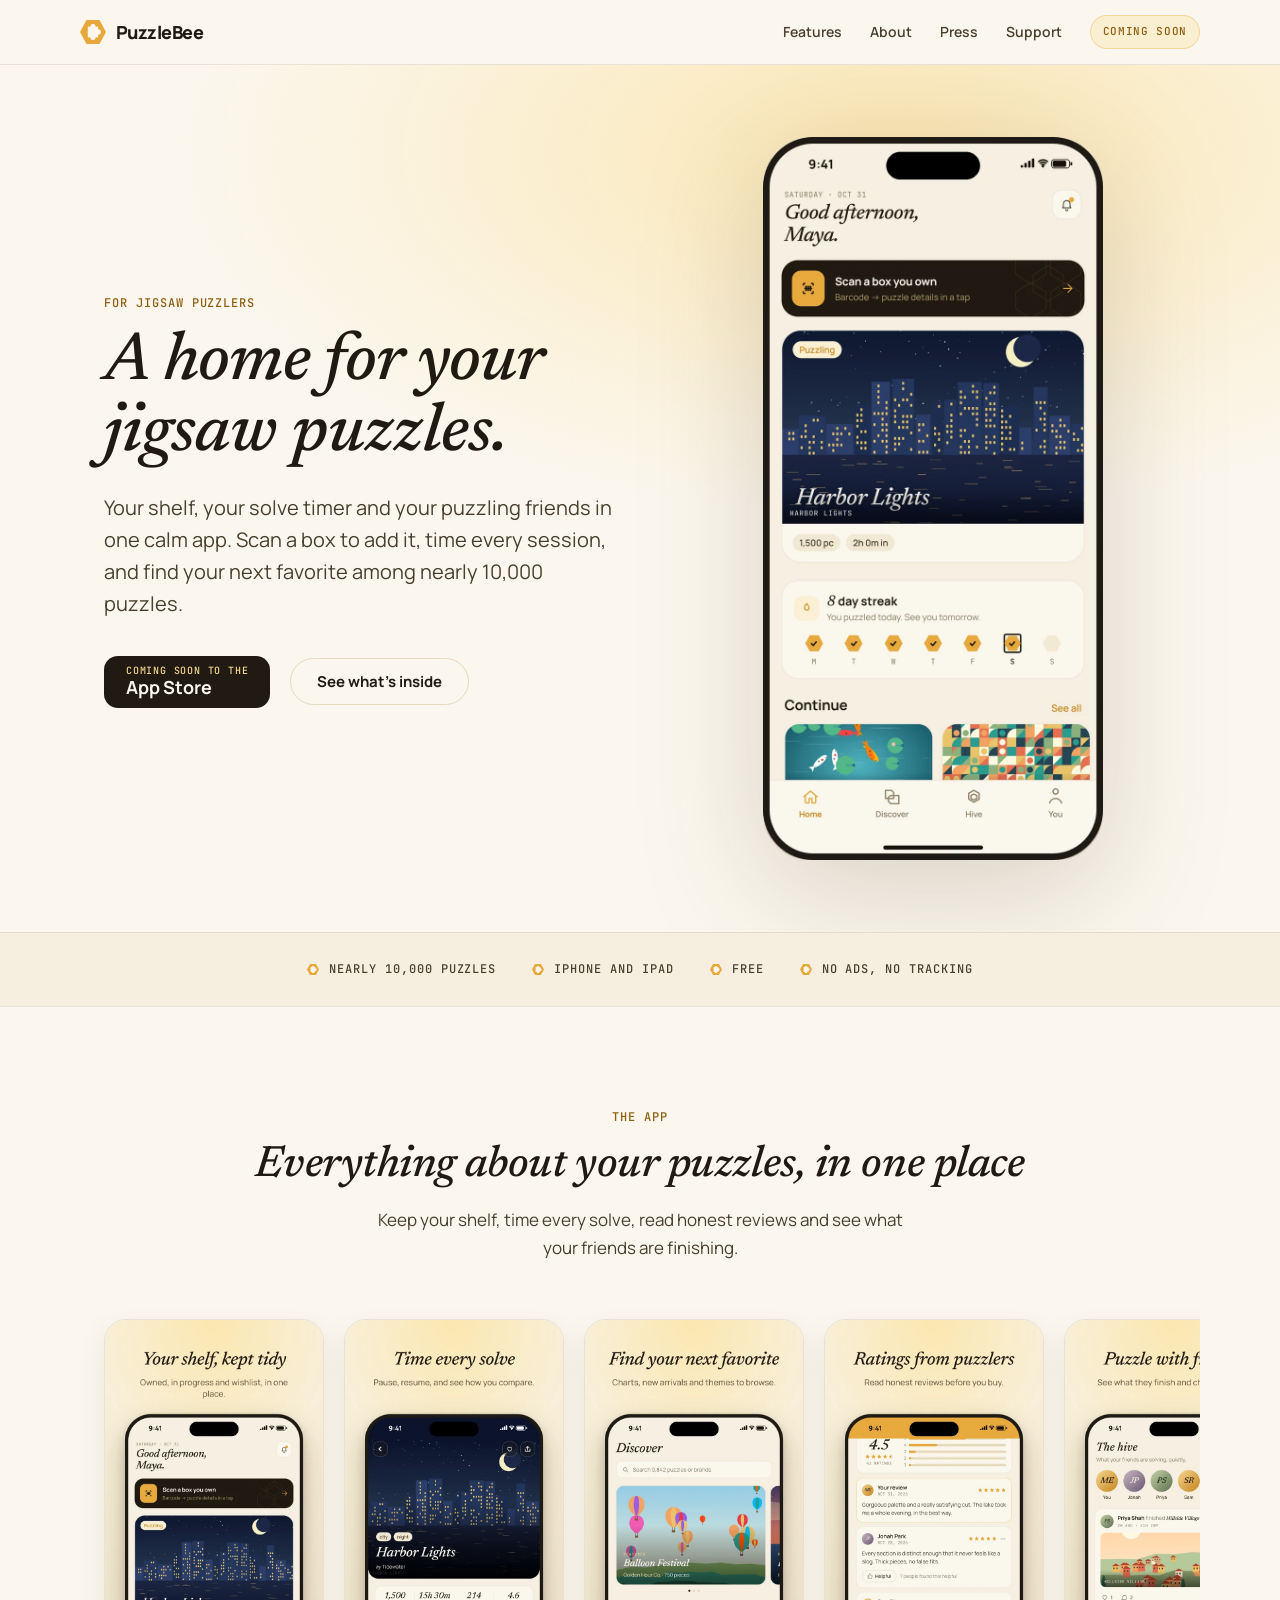
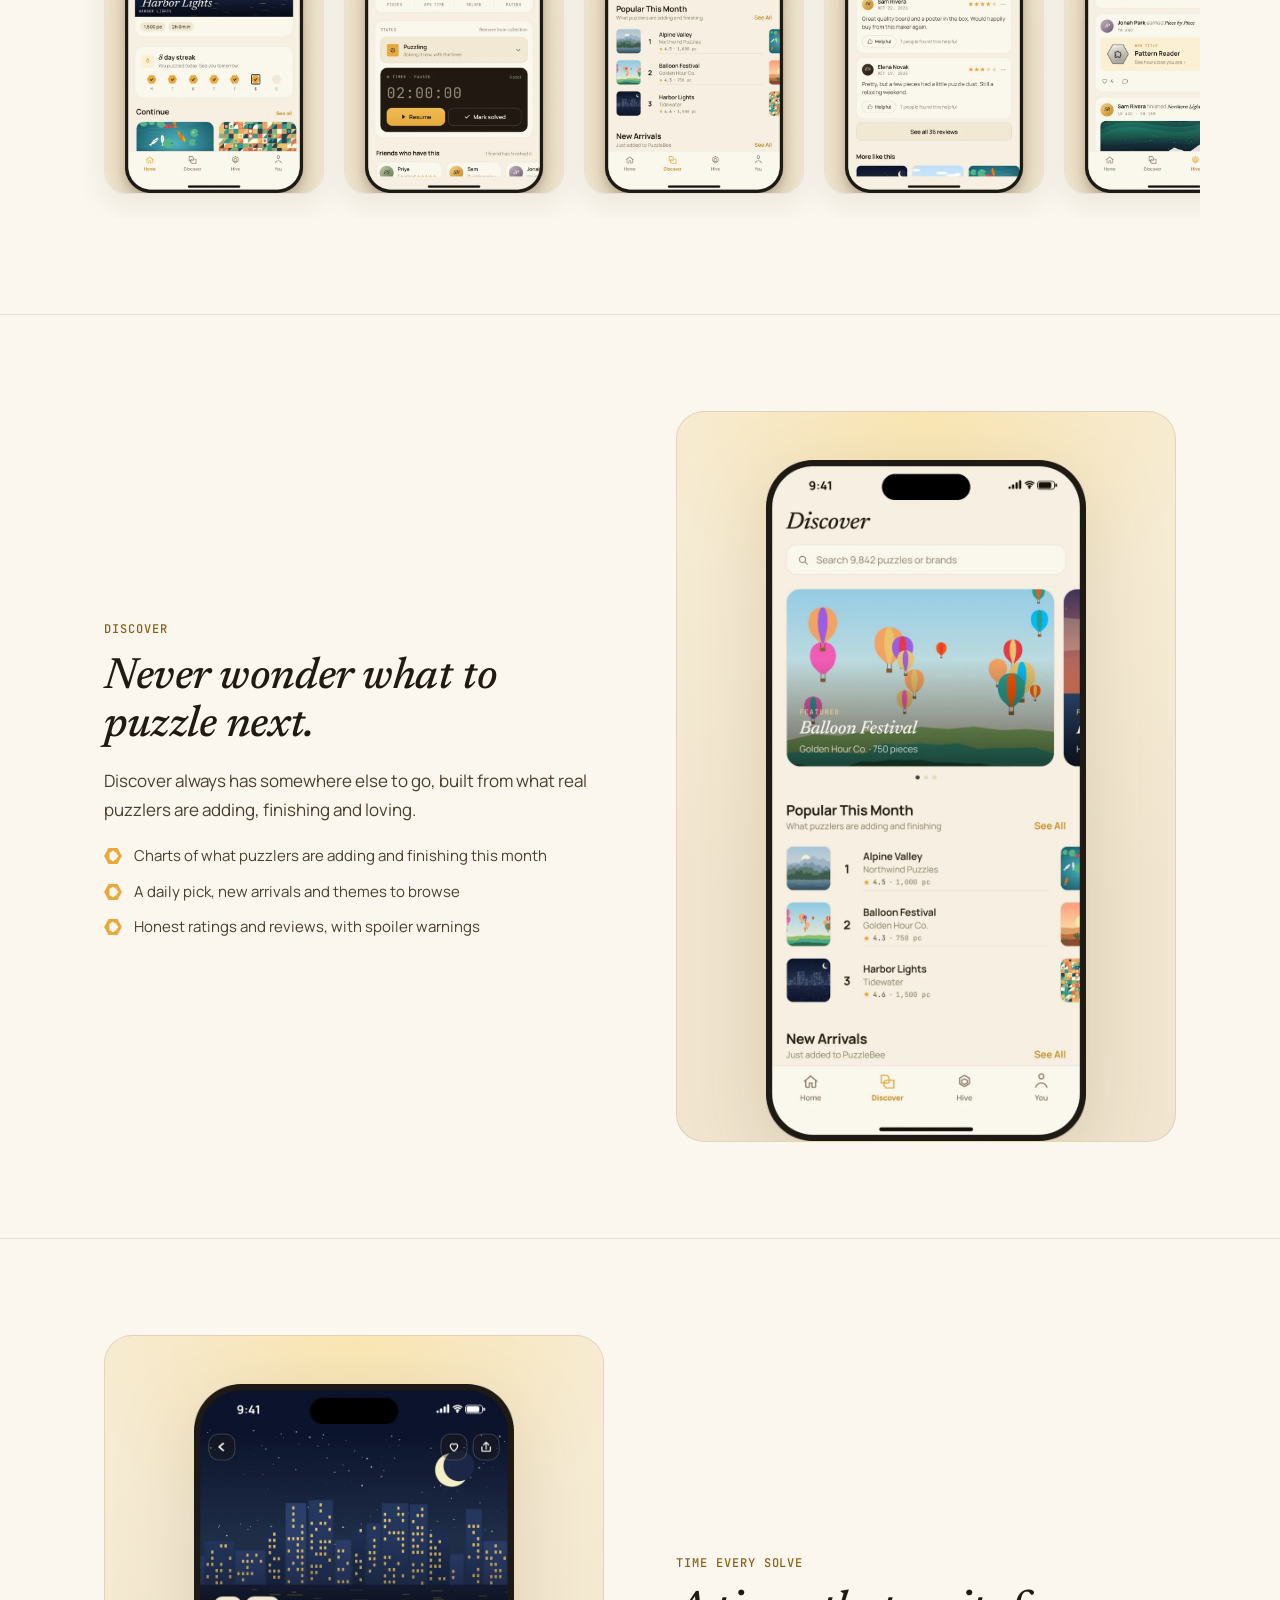
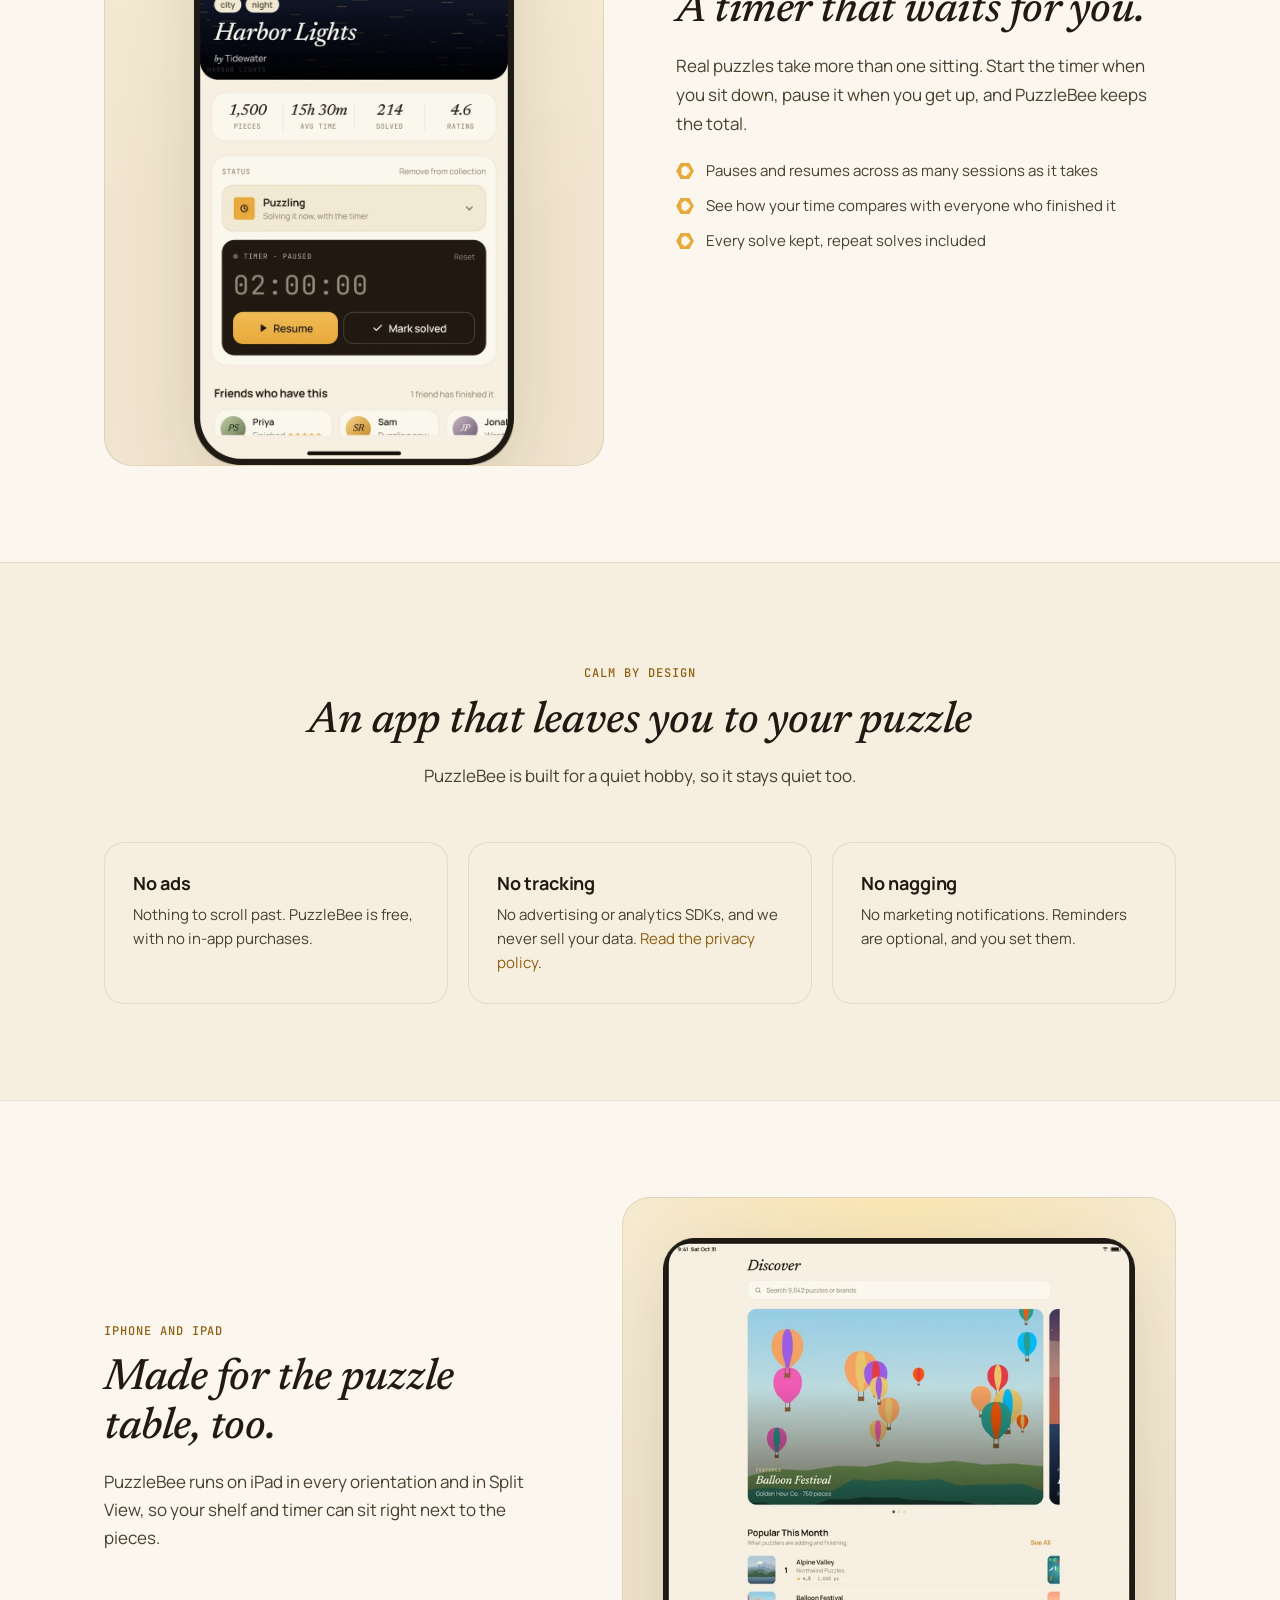
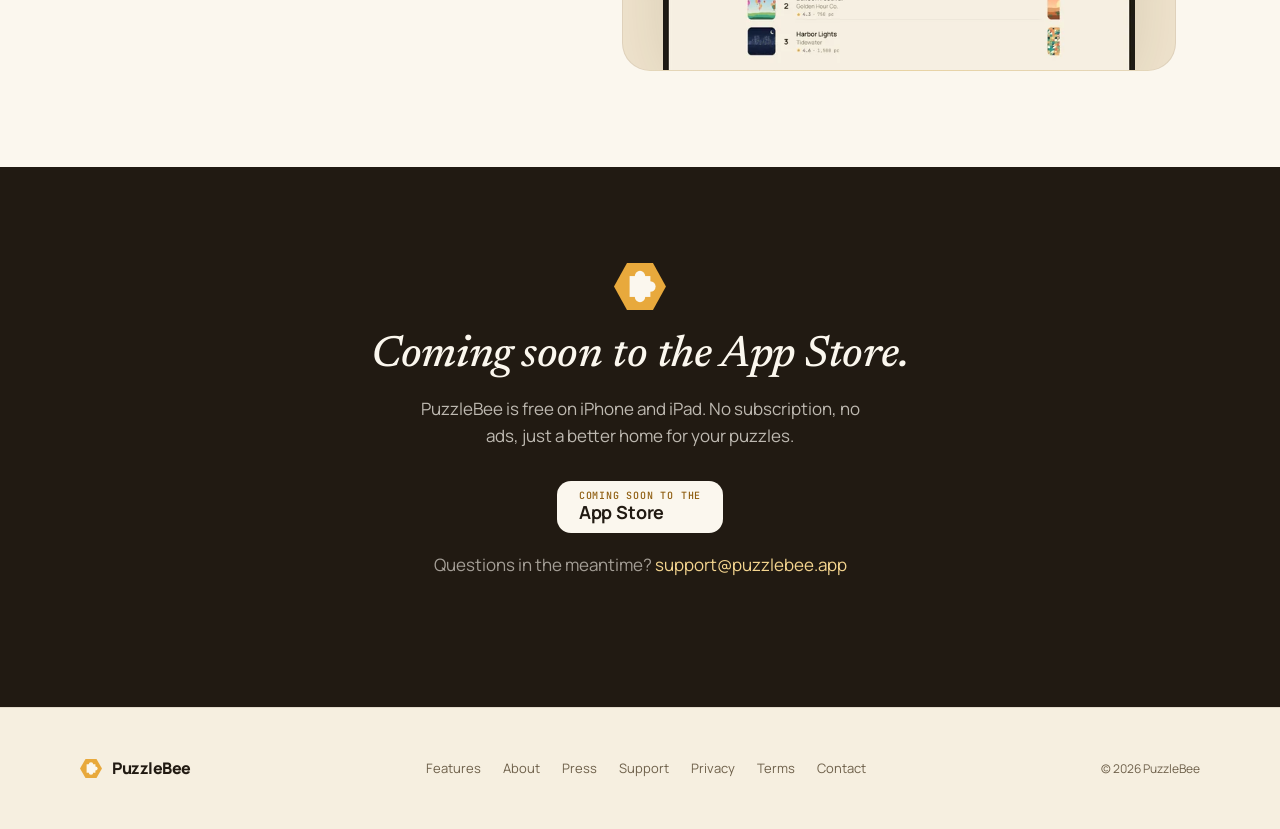
<file: index.html>
<!DOCTYPE html>
<html lang="en">
<head>
  <meta charset="UTF-8">
  <meta name="viewport" content="width=device-width, initial-scale=1.0">
  <title>PuzzleBee: a home for your jigsaw puzzles</title>
  <meta name="description" content="Your jigsaw shelf, solve timer and puzzling friends in one calm app. Scan a box to add it, time every session, and find your next favorite among nearly 10,000 puzzles. Coming soon to iPhone and iPad.">
  <link rel="canonical" href="https://puzzlebee.app/">
  <meta name="theme-color" content="#FBF7EE">
  <link rel="icon" href="/favicon.ico" sizes="48x48">
  <link rel="icon" href="/favicon.svg" type="image/svg+xml">
  <link rel="apple-touch-icon" href="/apple-touch-icon.png">
  <link rel="manifest" href="/site.webmanifest">
  <link rel="preload" href="/assets/fonts/manrope-latin-wght-normal.woff2" as="font" type="font/woff2" crossorigin>
  <link rel="preload" href="/assets/fonts/newsreader-latin-500-italic.woff2" as="font" type="font/woff2" crossorigin>
  <meta property="og:type" content="website">
  <meta property="og:site_name" content="PuzzleBee">
  <meta property="og:url" content="https://puzzlebee.app/">
  <meta property="og:title" content="PuzzleBee: a home for your jigsaw puzzles">
  <meta property="og:description" content="Your jigsaw shelf, solve timer and puzzling friends in one calm app. Scan a box to add it, time every session, and find your next favorite among nearly 10,000 puzzles. Coming soon to iPhone and iPad.">
  <meta property="og:image" content="https://puzzlebee.app/assets/img/og.png">
  <meta property="og:image:width" content="1200">
  <meta property="og:image:height" content="630">
  <meta property="og:image:alt" content="PuzzleBee on iPhone: a home for your jigsaw puzzles. Coming soon to the App Store.">
  <meta name="twitter:card" content="summary_large_image">
  <link rel="stylesheet" href="/assets/style.css">
  <style>
    .hero { padding: 72px 0 0; border-top: none; overflow: hidden;
      background: radial-gradient(80% 60% at 70% 10%, #FBE7B4 0%, rgba(251,231,180,0) 70%), var(--cream); }
    .hero__grid { display: grid; grid-template-columns: 1.05fr 0.95fr; gap: 48px; align-items: center; }
    .hero__copy { padding-bottom: 72px; }
    .hero h1 { margin-bottom: 22px; }
    .hero__sub { font-size: clamp(1.0625rem, 2.2vw, 1.25rem); line-height: 1.6; max-width: 520px; margin-bottom: 36px; }
    .hero__actions { display: flex; flex-wrap: wrap; gap: 14px 20px; align-items: center; }
    .hero__phone { display: flex; justify-content: center; padding-bottom: 72px; }
    .hero__phone img { width: 100%; max-width: 340px; filter: drop-shadow(0 30px 60px rgba(60,40,10,0.18)); }

    .facts { padding: 28px 0; background: var(--cream50); }
    .facts ul { list-style: none; display: flex; flex-wrap: wrap; justify-content: center; gap: 10px 36px; }
    .facts li { font: 500 0.75rem/1.4 var(--font-mono); letter-spacing: 0.08em; text-transform: uppercase; color: var(--ink2); display: flex; align-items: center; gap: 10px; }
    .facts li::before { content: ''; width: 12px; height: 11px; background: url('/assets/img/mark.svg') center / contain no-repeat; }

    .gallery { display: grid; grid-auto-flow: column; grid-auto-columns: minmax(220px, 1fr); gap: 20px;
      overflow-x: auto; scroll-snap-type: x mandatory; padding: 8px 24px 24px; margin: 0 -24px;
      scrollbar-width: thin; }
    .gallery figure { scroll-snap-align: center; position: relative; }
    .gallery img { border-radius: 22px; border: 1px solid var(--border); box-shadow: 0 10px 30px rgba(60,40,10,0.08); }
    .gallery figcaption { position: absolute; width: 1px; height: 1px; overflow: hidden; clip: rect(0 0 0 0); }

    .calm { display: grid; grid-template-columns: repeat(3, 1fr); gap: 20px; margin-top: 52px; }
    .calm .card h3 { margin-bottom: 8px; }
    .calm .card p { font-size: 0.9375rem; }

    .ipad { display: grid; grid-template-columns: 0.9fr 1.1fr; gap: 64px; align-items: center; }
    .ipad__stage { border-radius: 28px; overflow: hidden; padding: 40px 40px 0; border: 1px solid var(--border);
      background: radial-gradient(120% 70% at 50% 0%, #FBE7B4 0%, #F6EBD3 45%, #F1E5CF 100%); }
    .ipad__stage img { filter: drop-shadow(0 20px 40px rgba(60,40,10,0.14)); }

    .cta { background: var(--ink); border-top: none; text-align: center; }
    .cta h2 { color: var(--cream); margin-bottom: 14px; }
    .cta p { color: rgba(251,247,238,0.72); max-width: 440px; margin: 0 auto 32px; font-size: 1.0625rem; }
    .cta img.mark { width: 52px; margin: 0 auto 22px; }
    .cta .store-note { color: rgba(251,247,238,0.6); margin-top: 18px; }
    .cta .store-note a { color: var(--honey-soft); }

    @media (max-width: 860px) {
      .hero { padding-top: 48px; }
      .hero__grid { grid-template-columns: 1fr; gap: 40px; text-align: center; }
      .hero__copy { padding-bottom: 0; }
      .hero__sub { margin-left: auto; margin-right: auto; }
      .hero__actions { justify-content: center; }
      .hero__phone img { max-width: 280px; }
      .hero__phone { padding-bottom: 56px; }
      .calm { grid-template-columns: 1fr; }
      .ipad { grid-template-columns: 1fr; gap: 40px; }
    }
    @media (max-width: 640px) {
      .gallery { padding: 8px 16px 20px; margin: 0 -16px; grid-auto-columns: 68%; }
      .ipad__stage { padding: 24px 20px 0; }
    }
  </style>
</head>
<body>

  <nav class="nav" aria-label="Main">
    <div class="nav__inner">
      <a href="/" class="wordmark"><img src="/assets/img/mark.svg" width="26" height="23" alt=""> PuzzleBee</a>
      <div class="nav__links">
        <a href="/features.html" class="nav__link--hide">Features</a>
        <a href="/about.html" class="nav__link--hide">About</a>
        <a href="/press.html" class="nav__link--hide">Press</a>
        <a href="/support.html" class="nav__link--hide">Support</a>
        <span class="nav__soon">Coming soon</span>
      </div>
    </div>
  </nav>

  <main>
  <section class="hero">
    <div class="container hero__grid">
      <div class="hero__copy">
        <span class="eyebrow">For jigsaw puzzlers</span>
        <h1>A home for your jigsaw puzzles.</h1>
        <p class="hero__sub">Your shelf, your solve timer and your puzzling friends in one calm app. Scan a box to add it, time every session, and find your next favorite among nearly 10,000 puzzles.</p>
        <div class="hero__actions">
          <div class="store-soon" role="img" aria-label="Coming soon to the App Store">
            <span class="store-soon__sub">Coming soon to the</span>
            <span class="store-soon__main">App Store</span>
          </div>
          <a href="/features.html" class="btn btn--ghost">See what's inside</a>
        </div>
      </div>
      <div class="hero__phone">
        <img src="/assets/img/screens/iphone-1-home-720.webp" width="720" height="1532" srcset="/assets/img/screens/iphone-1-home-360.webp 360w, /assets/img/screens/iphone-1-home-720.webp 720w" sizes="(max-width: 860px) 70vw, 380px"
             alt="The PuzzleBee home screen: the puzzle in progress, an 8 day streak, and puzzles to continue">
      </div>
    </div>
  </section>

  <section class="facts" aria-label="At a glance">
    <ul>
      <li>Nearly 10,000 puzzles</li>
      <li>iPhone and iPad</li>
      <li>Free</li>
      <li>No ads, no tracking</li>
    </ul>
  </section>

  <section>
    <div class="container">
      <div class="center" style="margin-bottom:48px;">
        <span class="eyebrow">The app</span>
        <h2 class="section-title">Everything about your puzzles, in one place</h2>
        <p class="section-body">Keep your shelf, time every solve, read honest reviews and see what your friends are finishing.</p>
      </div>
      <div class="gallery" tabindex="0" aria-label="App screenshots, scrolls sideways">
        <figure><img src="/assets/img/screens/store-iphone-1-home.webp" width="660" height="1434" loading="lazy" alt="Your shelf, kept tidy: owned, in progress and wishlist, in one place."><figcaption>Your shelf, kept tidy</figcaption></figure>
        <figure><img src="/assets/img/screens/store-iphone-2-timer.webp" width="660" height="1434" loading="lazy" alt="Time every solve: pause, resume, and see how you compare."><figcaption>Time every solve</figcaption></figure>
        <figure><img src="/assets/img/screens/store-iphone-3-discover.webp" width="660" height="1434" loading="lazy" alt="Find your next favorite: charts, new arrivals and themes to browse."><figcaption>Find your next favorite</figcaption></figure>
        <figure><img src="/assets/img/screens/store-iphone-4-reviews.webp" width="660" height="1434" loading="lazy" alt="Ratings from puzzlers: read honest reviews before you buy."><figcaption>Ratings from puzzlers</figcaption></figure>
        <figure><img src="/assets/img/screens/store-iphone-5-hive.webp" width="660" height="1434" loading="lazy" alt="Puzzle with friends: see what they finish and cheer them on."><figcaption>Puzzle with friends</figcaption></figure>
        <figure><img src="/assets/img/screens/store-iphone-6-you.webp" width="660" height="1434" loading="lazy" alt="Watch your year add up: streaks, stats and badges you earn."><figcaption>Watch your year add up</figcaption></figure>
      </div>
    </div>
  </section>

  <section>
    <div class="container">
      <div class="feature-row">
        <div class="feature-row__text">
          <span class="eyebrow">Discover</span>
          <h2>Never wonder what to puzzle next.</h2>
          <p>Discover always has somewhere else to go, built from what real puzzlers are adding, finishing and loving.</p>
          <ul class="ticks">
            <li>Charts of what puzzlers are adding and finishing this month</li>
            <li>A daily pick, new arrivals and themes to browse</li>
            <li>Honest ratings and reviews, with spoiler warnings</li>
          </ul>
        </div>
        <div class="feature-row__visual phone-stage">
          <img src="/assets/img/screens/iphone-3-discover-720.webp" width="720" height="1532" srcset="/assets/img/screens/iphone-3-discover-360.webp 360w, /assets/img/screens/iphone-3-discover-720.webp 720w" sizes="(max-width: 860px) 70vw, 380px" loading="lazy"
               alt="Discover: a featured puzzle, the most popular puzzles this month and new arrivals">
        </div>
      </div>
    </div>
  </section>

  <section>
    <div class="container">
      <div class="feature-row feature-row--flip">
        <div class="feature-row__text">
          <span class="eyebrow">Time every solve</span>
          <h2>A timer that waits for you.</h2>
          <p>Real puzzles take more than one sitting. Start the timer when you sit down, pause it when you get up, and PuzzleBee keeps the total.</p>
          <ul class="ticks">
            <li>Pauses and resumes across as many sessions as it takes</li>
            <li>See how your time compares with everyone who finished it</li>
            <li>Every solve kept, repeat solves included</li>
          </ul>
        </div>
        <div class="feature-row__visual phone-stage">
          <img src="/assets/img/screens/iphone-2-timer-720.webp" width="720" height="1532" srcset="/assets/img/screens/iphone-2-timer-360.webp 360w, /assets/img/screens/iphone-2-timer-720.webp 720w" sizes="(max-width: 860px) 70vw, 380px" loading="lazy"
               alt="A puzzle page with the solve timer paused at two hours">
        </div>
      </div>
    </div>
  </section>

  <section style="background:var(--cream50);">
    <div class="container">
      <div class="center">
        <span class="eyebrow">Calm by design</span>
        <h2 class="section-title">An app that leaves you to your puzzle</h2>
        <p class="section-body">PuzzleBee is built for a quiet hobby, so it stays quiet too.</p>
      </div>
      <div class="calm">
        <div class="card"><h3>No ads</h3><p>Nothing to scroll past. PuzzleBee is free, with no in-app purchases.</p></div>
        <div class="card"><h3>No tracking</h3><p>No advertising or analytics SDKs, and we never sell your data. <a href="/privacy.html">Read the privacy policy</a>.</p></div>
        <div class="card"><h3>No nagging</h3><p>No marketing notifications. Reminders are optional, and you set them.</p></div>
      </div>
    </div>
  </section>

  <section>
    <div class="container ipad">
      <div>
        <span class="eyebrow">iPhone and iPad</span>
        <h2 class="section-title">Made for the puzzle table, too.</h2>
        <p class="section-body">PuzzleBee runs on iPad in every orientation and in Split View, so your shelf and timer can sit right next to the pieces.</p>
      </div>
      <div class="ipad__stage">
        <img src="/assets/img/screens/ipad-discover-1280.webp" width="1280" height="1171" loading="lazy"
             srcset="/assets/img/screens/ipad-discover-640.webp 640w, /assets/img/screens/ipad-discover-1280.webp 1280w"
             sizes="(max-width: 860px) 92vw, 560px"
             alt="PuzzleBee's Discover tab on iPad">
      </div>
    </div>
  </section>

  <section class="cta">
    <div class="container">
      <img class="mark" src="/assets/img/mark.svg" width="52" height="47" alt="">
      <h2>Coming soon to the App Store.</h2>
      <p>PuzzleBee is free on iPhone and iPad. No subscription, no ads, just a better home for your puzzles.</p>
      <div class="store-soon store-soon--light" role="img" aria-label="Coming soon to the App Store">
        <span class="store-soon__sub">Coming soon to the</span>
        <span class="store-soon__main">App Store</span>
      </div>
      <p class="store-note">Questions in the meantime? <a href="mailto:support@puzzlebee.app">support@puzzlebee.app</a></p>
    </div>
  </section>
  </main>

  <footer class="footer">
    <div class="footer__inner">
      <a href="/" class="wordmark"><img src="/assets/img/mark.svg" width="22" height="20" alt=""> PuzzleBee</a>
      <nav class="footer__links" aria-label="Footer">
        <a href="/features.html">Features</a>
        <a href="/about.html">About</a>
        <a href="/press.html">Press</a>
        <a href="/support.html">Support</a>
        <a href="/privacy.html">Privacy</a>
        <a href="/terms.html">Terms</a>
        <a href="mailto:support@puzzlebee.app">Contact</a>
      </nav>
      <p class="footer__copy">© 2026 PuzzleBee</p>
    </div>
  </footer>

</body>
</html>
</file>
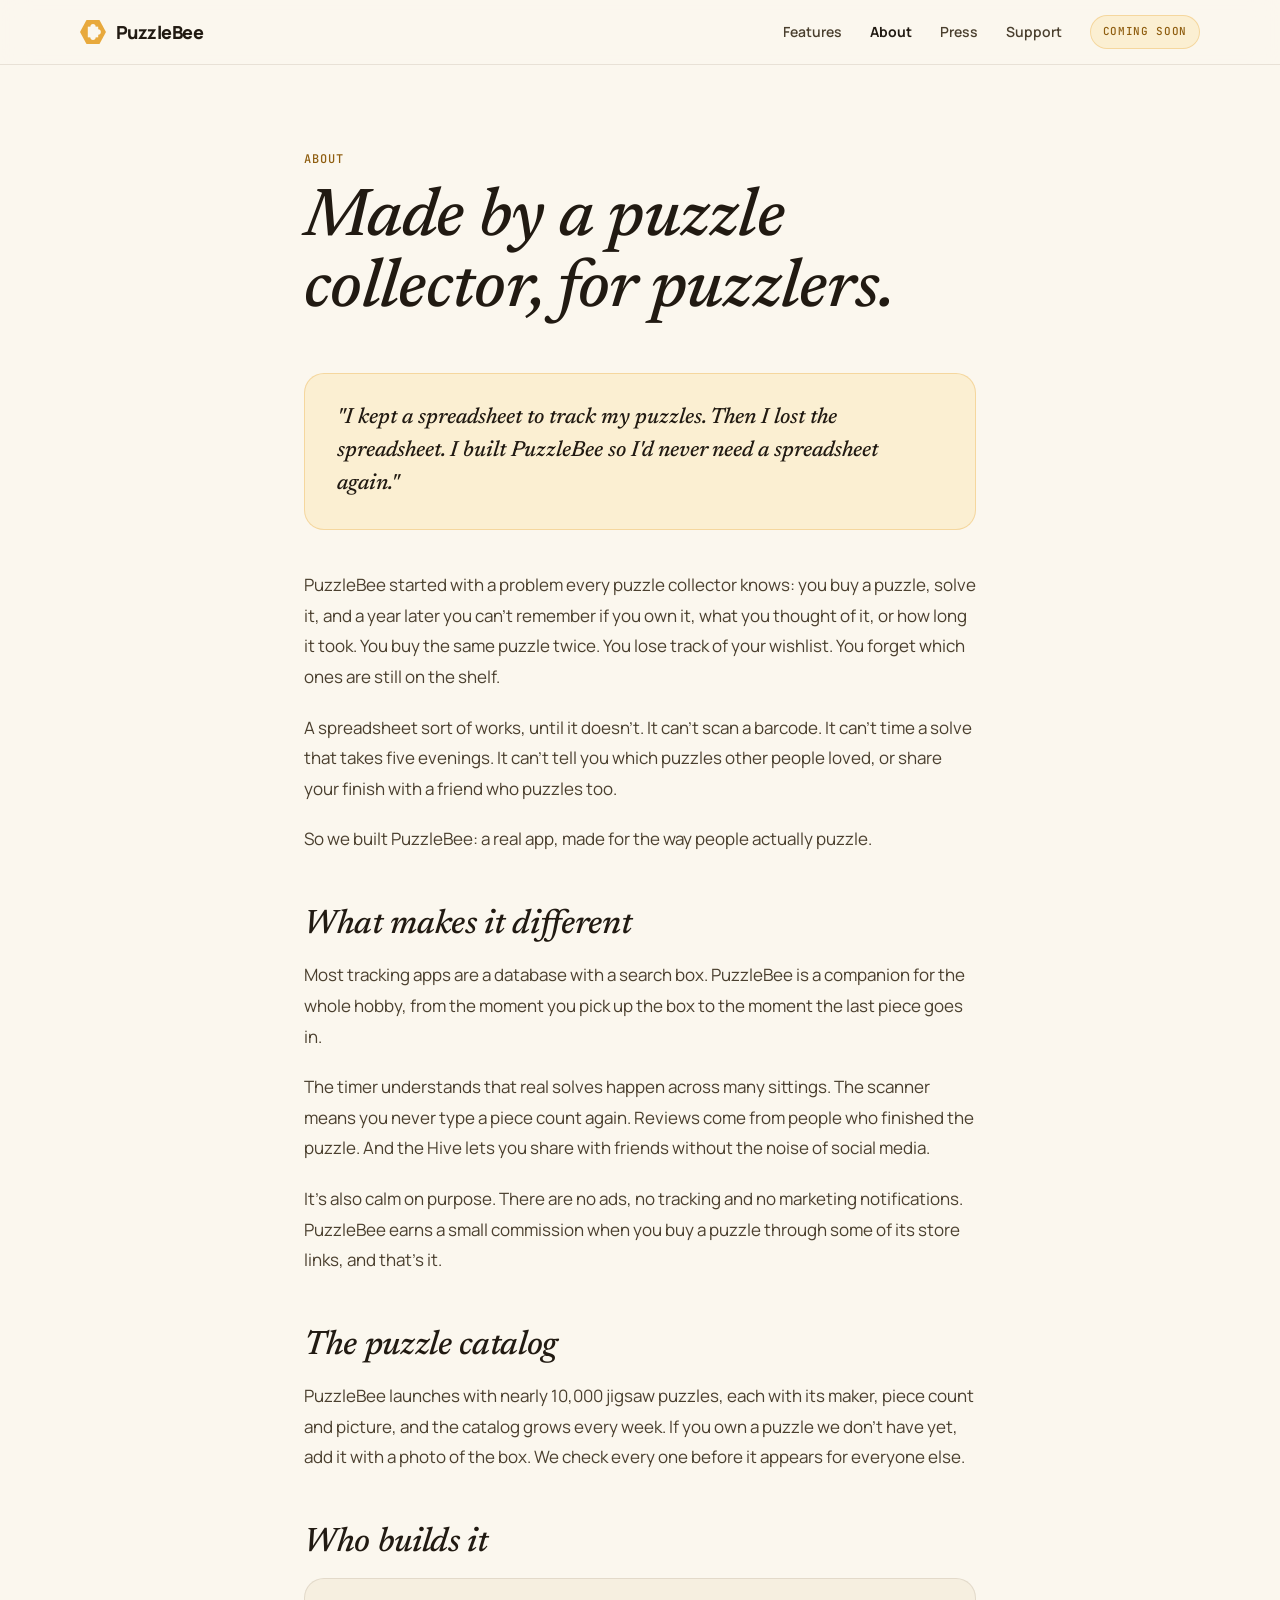
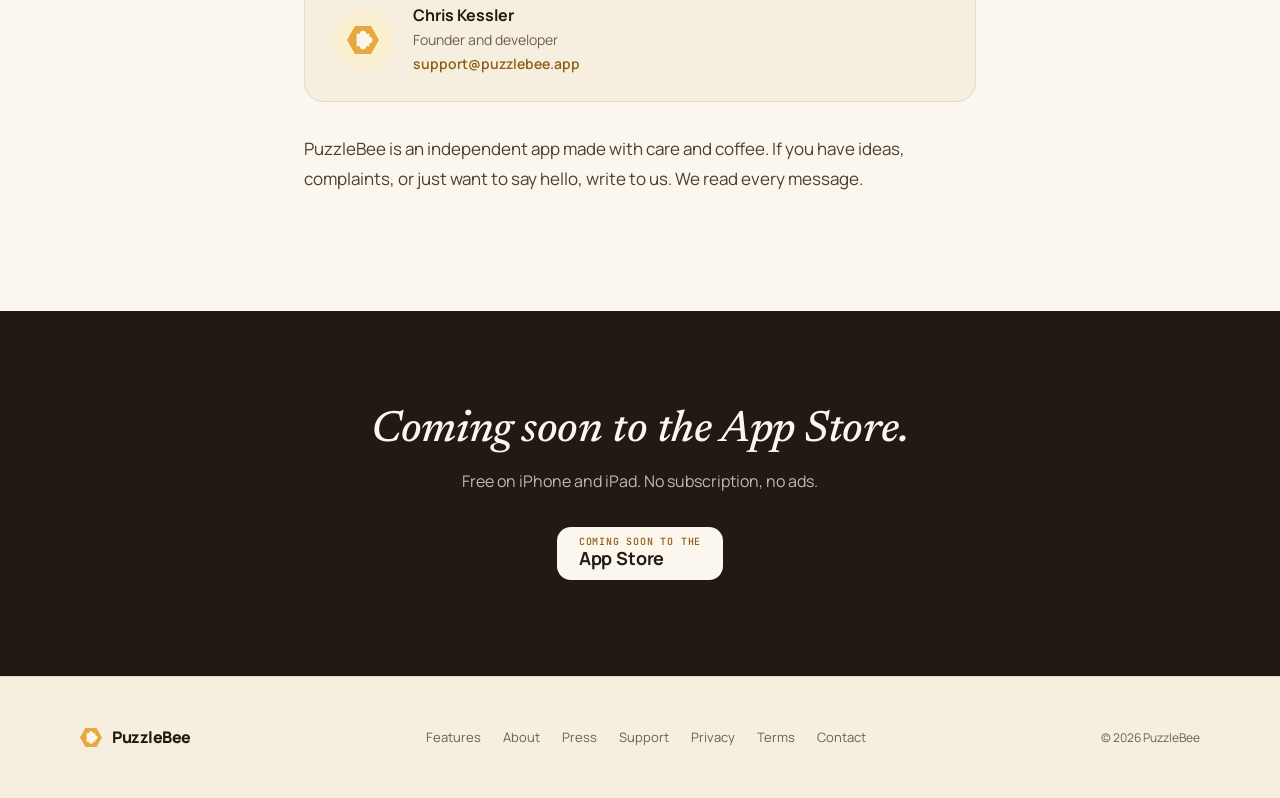
<file: about.html>
<!DOCTYPE html>
<html lang="en">
<head>
  <meta charset="UTF-8">
  <meta name="viewport" content="width=device-width, initial-scale=1.0">
  <title>About · PuzzleBee</title>
  <meta name="description" content="Why PuzzleBee exists: an independent jigsaw puzzle app made by a puzzle collector, for puzzlers.">
  <link rel="canonical" href="https://puzzlebee.app/about.html">
  <meta name="theme-color" content="#FBF7EE">
  <link rel="icon" href="/favicon.ico" sizes="48x48">
  <link rel="icon" href="/favicon.svg" type="image/svg+xml">
  <link rel="apple-touch-icon" href="/apple-touch-icon.png">
  <link rel="manifest" href="/site.webmanifest">
  <link rel="preload" href="/assets/fonts/manrope-latin-wght-normal.woff2" as="font" type="font/woff2" crossorigin>
  <link rel="preload" href="/assets/fonts/newsreader-latin-500-italic.woff2" as="font" type="font/woff2" crossorigin>
  <meta property="og:type" content="website">
  <meta property="og:site_name" content="PuzzleBee">
  <meta property="og:url" content="https://puzzlebee.app/about.html">
  <meta property="og:title" content="About · PuzzleBee">
  <meta property="og:description" content="Why PuzzleBee exists: an independent jigsaw puzzle app made by a puzzle collector, for puzzlers.">
  <meta property="og:image" content="https://puzzlebee.app/assets/img/og.png">
  <meta property="og:image:width" content="1200">
  <meta property="og:image:height" content="630">
  <meta property="og:image:alt" content="PuzzleBee on iPhone: a home for your jigsaw puzzles. Coming soon to the App Store.">
  <meta name="twitter:card" content="summary_large_image">
  <link rel="stylesheet" href="/assets/style.css">
  <style>
    .page-hero { padding: 80px 0 40px; border-top: none; }
    .about-body p { font-size: 1.0625rem; line-height: 1.8; margin-bottom: 20px; }
    .about-body h2 { margin: 52px 0 16px; font-size: clamp(1.625rem, 3.4vw, 2.125rem); }
    .callout {
      background: var(--honey-mist); border: 1px solid rgba(232,169,60,.35);
      border-radius: 20px; padding: 28px 32px; margin: 8px 0 40px;
    }
    .callout p { margin: 0 !important; font-family: var(--font-display); font-style: italic; font-size: 1.375rem !important; line-height: 1.5 !important; color: var(--ink); }
    .team-card {
      display: flex; align-items: center; gap: 20px;
      background: var(--cream50); border: 1px solid var(--border);
      border-radius: 20px; padding: 24px 28px; margin-top: 8px;
    }
    .team-card__avatar {
      width: 60px; height: 60px; border-radius: 50%; flex-shrink: 0;
      background: var(--honey-mist); display: flex; align-items: center; justify-content: center;
    }
    .team-card__avatar img { width: 32px; }
    .team-card__name { font-weight: 700; font-size: 1rem; color: var(--ink); }
    .team-card__role { font-size: 0.875rem; color: var(--ink3); }
    .team-card__link { font-size: 0.875rem; font-weight: 600; }
    .cta { background: var(--ink); border-top: none; text-align: center; }
    .cta h2 { color: var(--cream); margin-bottom: 14px; }
    .cta p { color: rgba(251,247,238,0.72); max-width: 420px; margin: 0 auto 32px; }
  </style>
</head>
<body>

  <nav class="nav" aria-label="Main">
    <div class="nav__inner">
      <a href="/" class="wordmark"><img src="/assets/img/mark.svg" width="26" height="23" alt=""> PuzzleBee</a>
      <div class="nav__links">
        <a href="/features.html" class="nav__link--hide">Features</a>
        <a href="/about.html" class="nav__link--hide" aria-current="page">About</a>
        <a href="/press.html" class="nav__link--hide">Press</a>
        <a href="/support.html" class="nav__link--hide">Support</a>
        <span class="nav__soon">Coming soon</span>
      </div>
    </div>
  </nav>

  <main>
  <section class="page-hero">
    <div class="container--narrow">
      <span class="eyebrow">About</span>
      <h1>Made by a puzzle collector, for puzzlers.</h1>
    </div>
  </section>

  <section style="padding-top:0;border-top:none;">
    <div class="container--narrow about-body">
      <div class="callout">
        <p>"I kept a spreadsheet to track my puzzles. Then I lost the spreadsheet. I built PuzzleBee so I'd never need a spreadsheet again."</p>
      </div>

      <p>PuzzleBee started with a problem every puzzle collector knows: you buy a puzzle, solve it, and a year later you can't remember if you own it, what you thought of it, or how long it took. You buy the same puzzle twice. You lose track of your wishlist. You forget which ones are still on the shelf.</p>
      <p>A spreadsheet sort of works, until it doesn't. It can't scan a barcode. It can't time a solve that takes five evenings. It can't tell you which puzzles other people loved, or share your finish with a friend who puzzles too.</p>
      <p>So we built PuzzleBee: a real app, made for the way people actually puzzle.</p>

      <h2>What makes it different</h2>
      <p>Most tracking apps are a database with a search box. PuzzleBee is a companion for the whole hobby, from the moment you pick up the box to the moment the last piece goes in.</p>
      <p>The timer understands that real solves happen across many sittings. The scanner means you never type a piece count again. Reviews come from people who finished the puzzle. And the Hive lets you share with friends without the noise of social media.</p>
      <p>It's also calm on purpose. There are no ads, no tracking and no marketing notifications. PuzzleBee earns a small commission when you buy a puzzle through some of its store links, and that's it.</p>

      <h2>The puzzle catalog</h2>
      <p>PuzzleBee launches with nearly 10,000 jigsaw puzzles, each with its maker, piece count and picture, and the catalog grows every week. If you own a puzzle we don't have yet, add it with a photo of the box. We check every one before it appears for everyone else.</p>

      <h2>Who builds it</h2>
      <div class="team-card">
        <div class="team-card__avatar"><img src="/assets/img/mark.svg" width="32" height="29" alt=""></div>
        <div>
          <div class="team-card__name">Chris Kessler</div>
          <div class="team-card__role">Founder and developer</div>
          <a href="mailto:support@puzzlebee.app" class="team-card__link">support@puzzlebee.app</a>
        </div>
      </div>
      <p style="margin-top:32px;">PuzzleBee is an independent app made with care and coffee. If you have ideas, complaints, or just want to say hello, write to us. We read every message.</p>
    </div>
  </section>

  <section class="cta">
    <div class="container">
      <h2>Coming soon to the App Store.</h2>
      <p>Free on iPhone and iPad. No subscription, no ads.</p>
      <div class="store-soon store-soon--light" role="img" aria-label="Coming soon to the App Store">
        <span class="store-soon__sub">Coming soon to the</span>
        <span class="store-soon__main">App Store</span>
      </div>
    </div>
  </section>
  </main>

  <footer class="footer">
    <div class="footer__inner">
      <a href="/" class="wordmark"><img src="/assets/img/mark.svg" width="22" height="20" alt=""> PuzzleBee</a>
      <nav class="footer__links" aria-label="Footer">
        <a href="/features.html">Features</a>
        <a href="/about.html">About</a>
        <a href="/press.html">Press</a>
        <a href="/support.html">Support</a>
        <a href="/privacy.html">Privacy</a>
        <a href="/terms.html">Terms</a>
        <a href="mailto:support@puzzlebee.app">Contact</a>
      </nav>
      <p class="footer__copy">© 2026 PuzzleBee</p>
    </div>
  </footer>

</body>
</html>
</file>
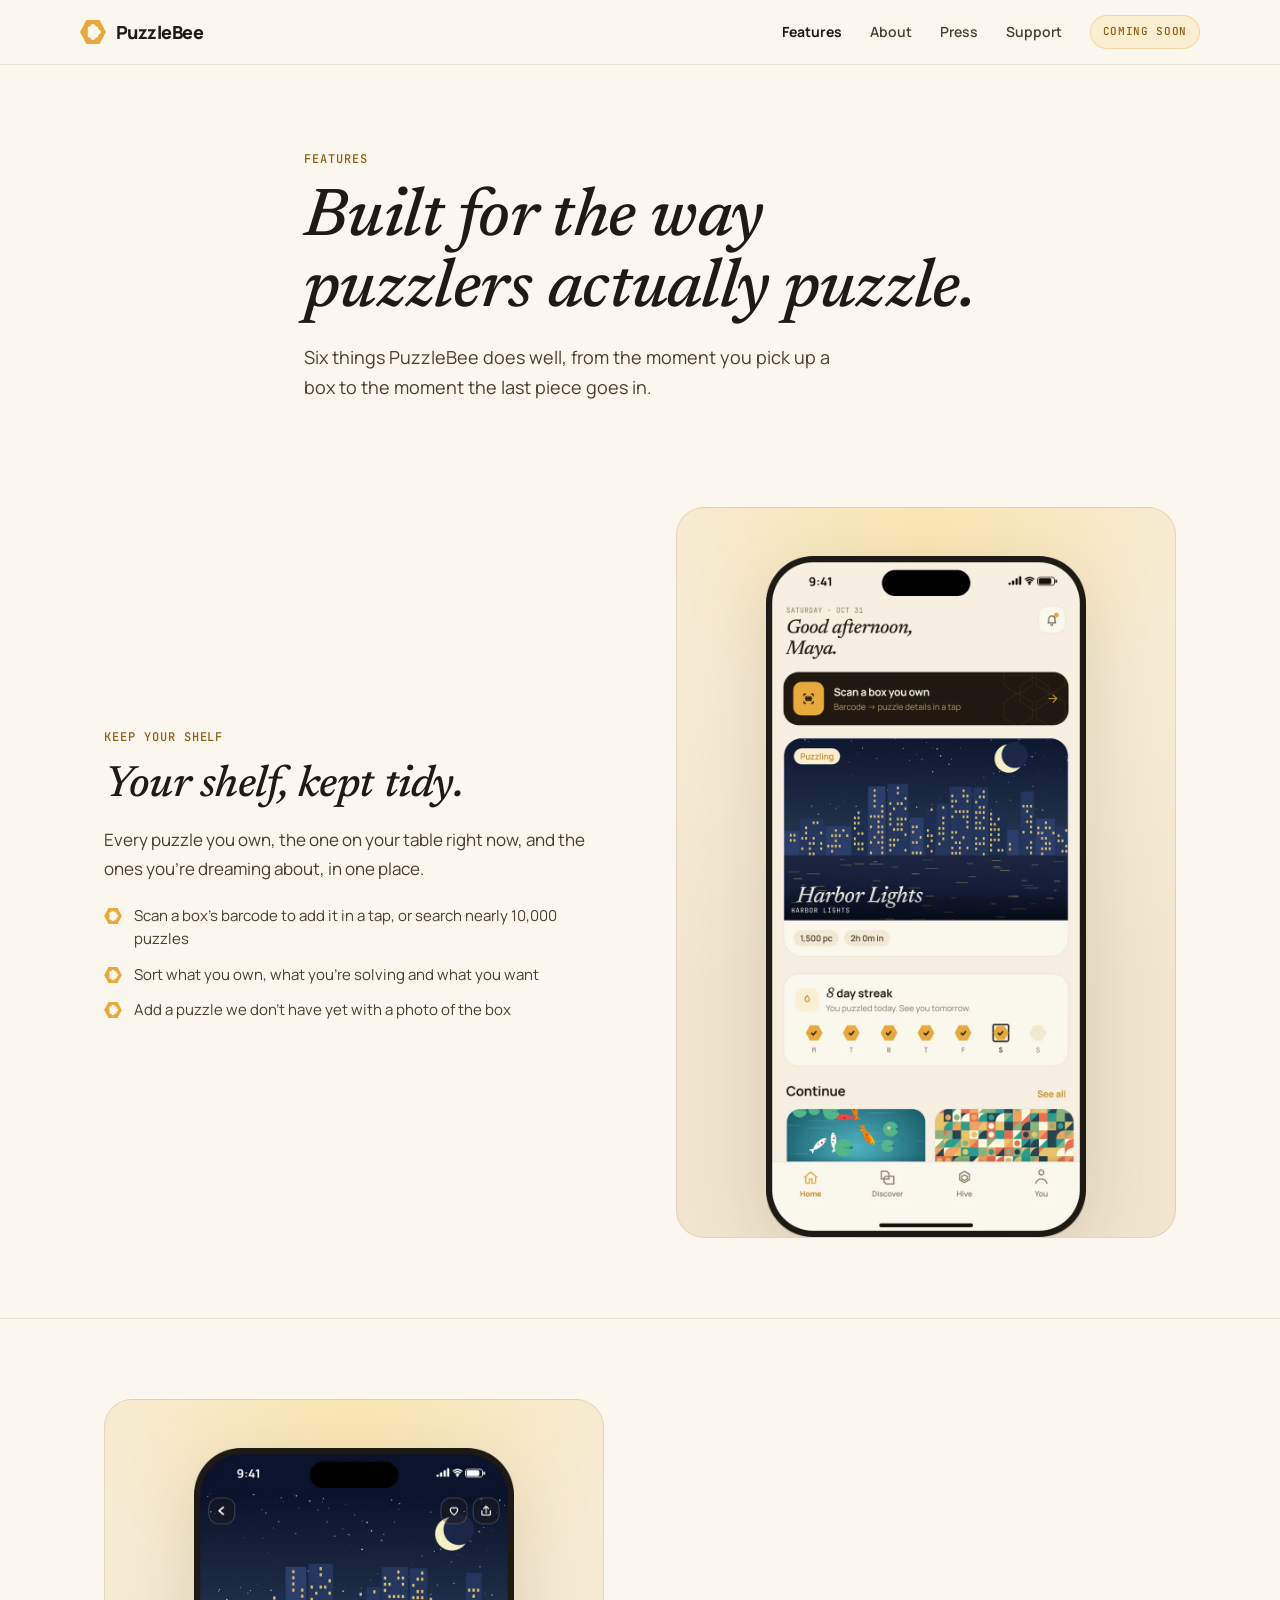
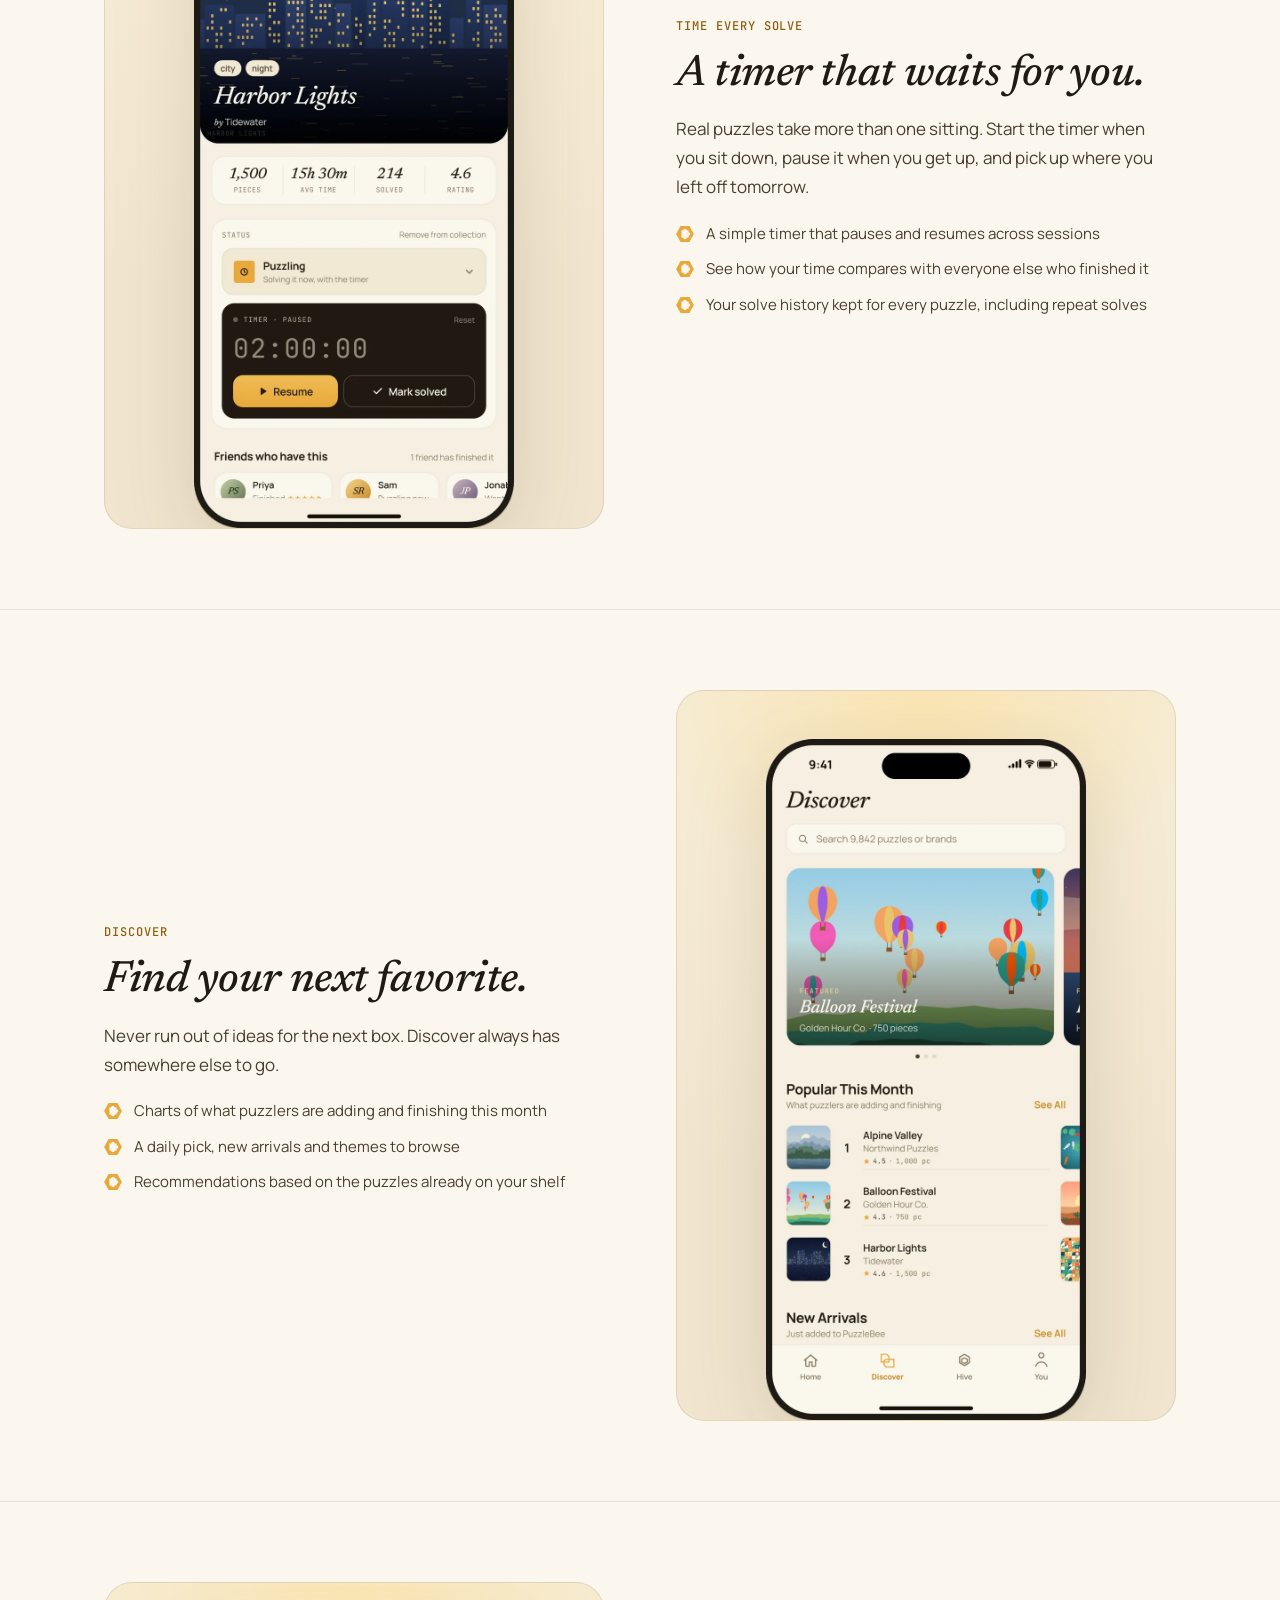
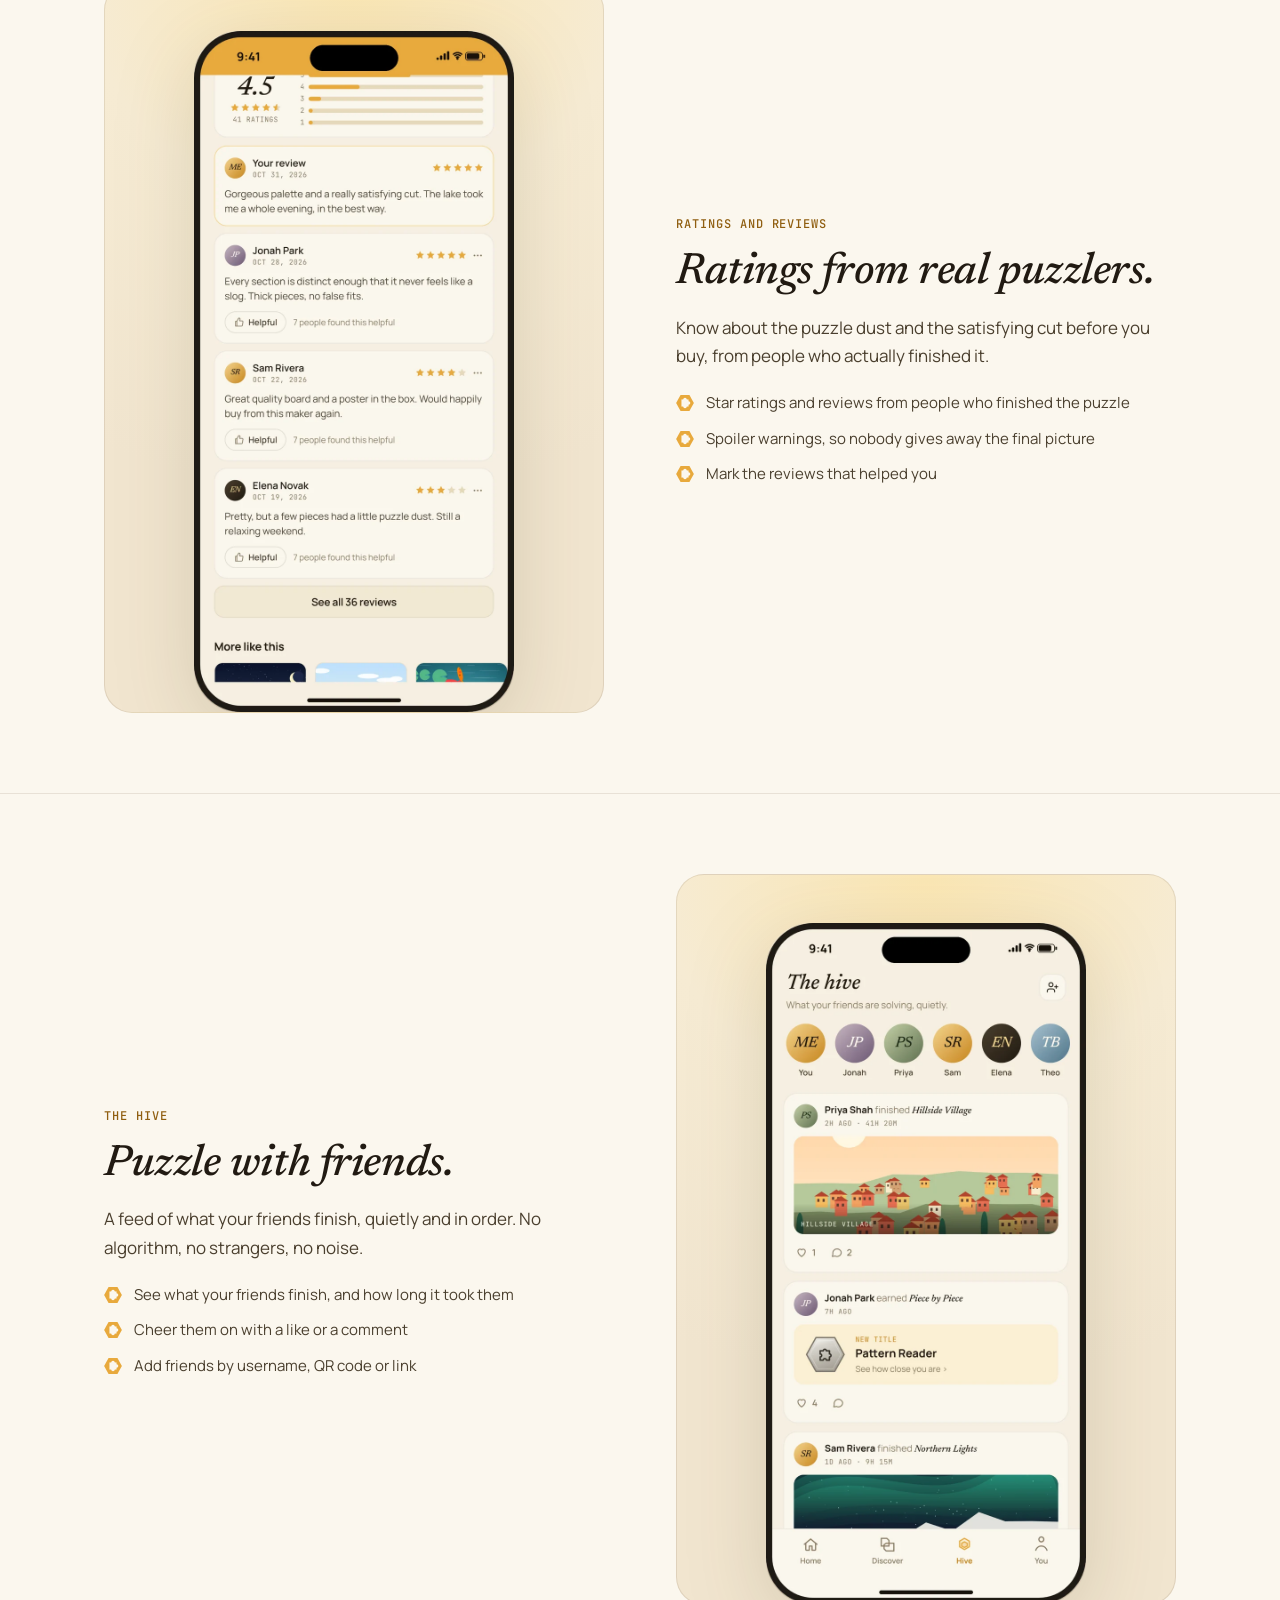
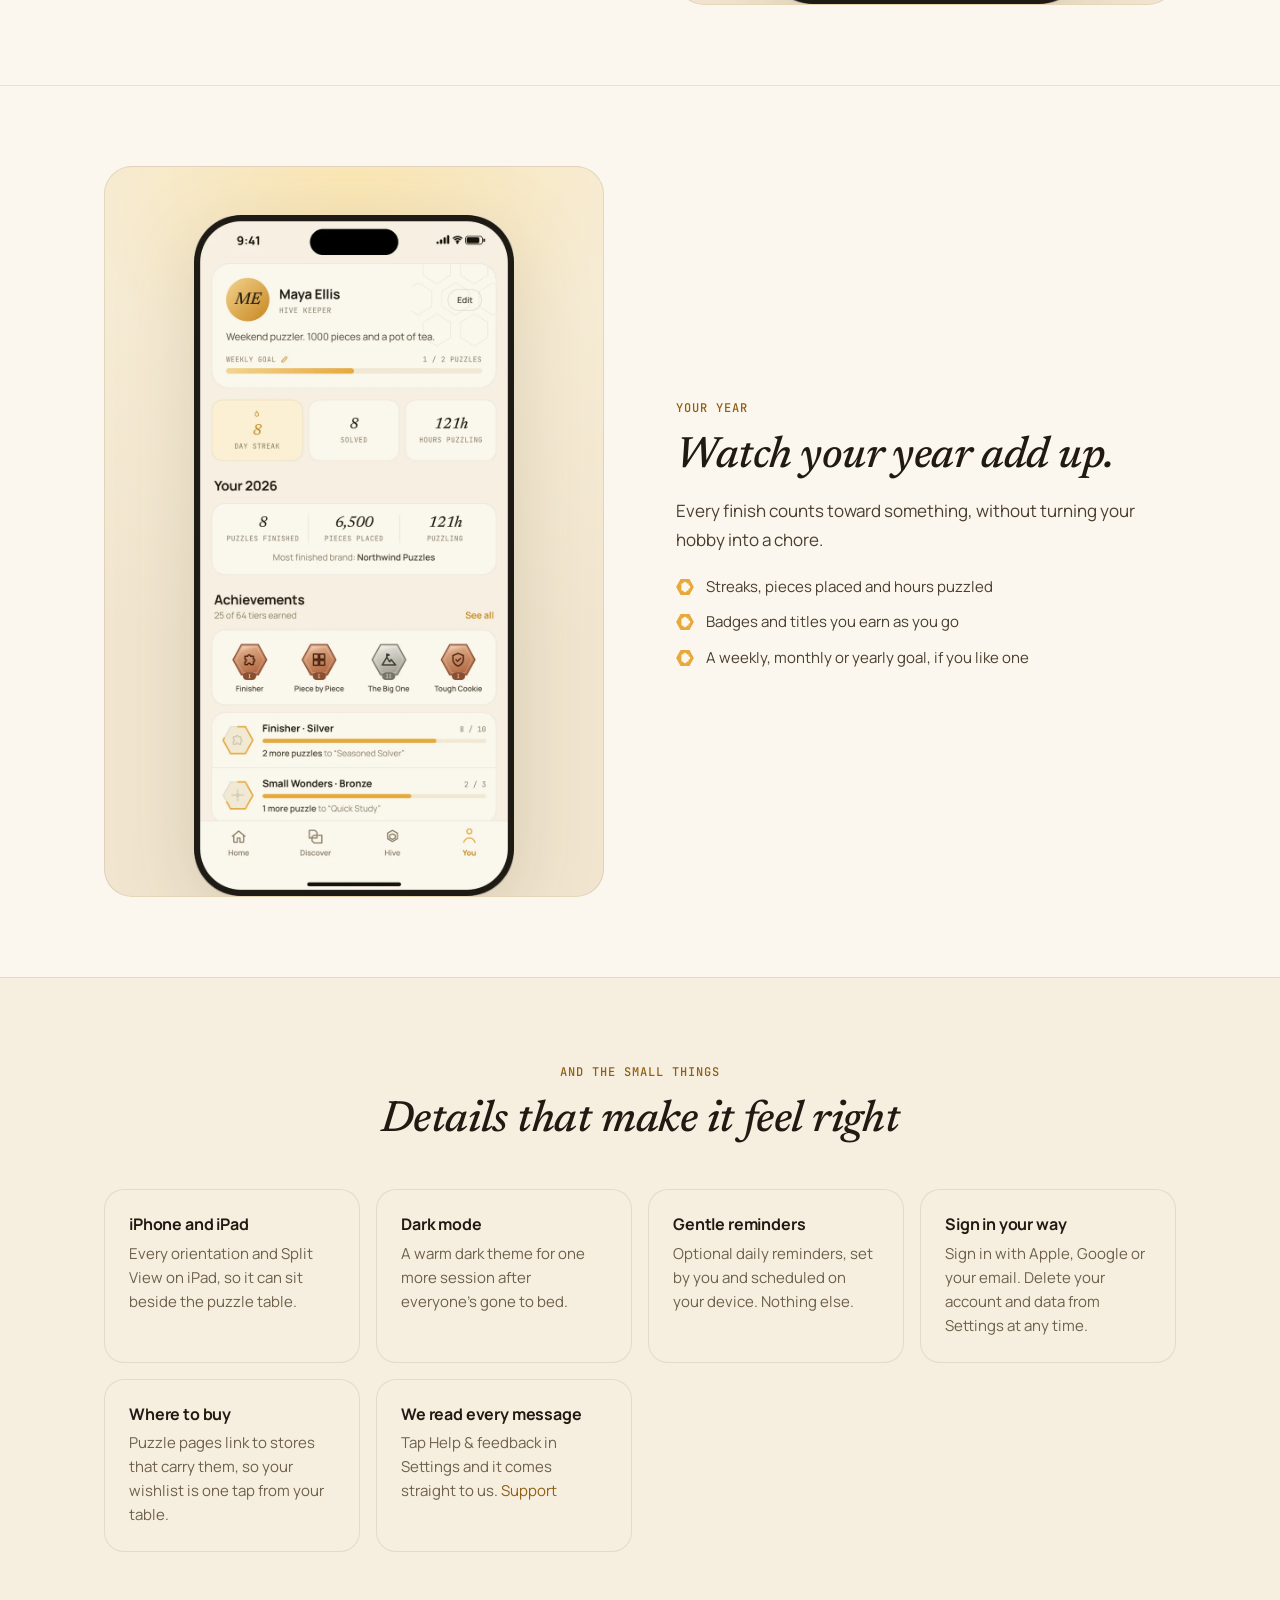
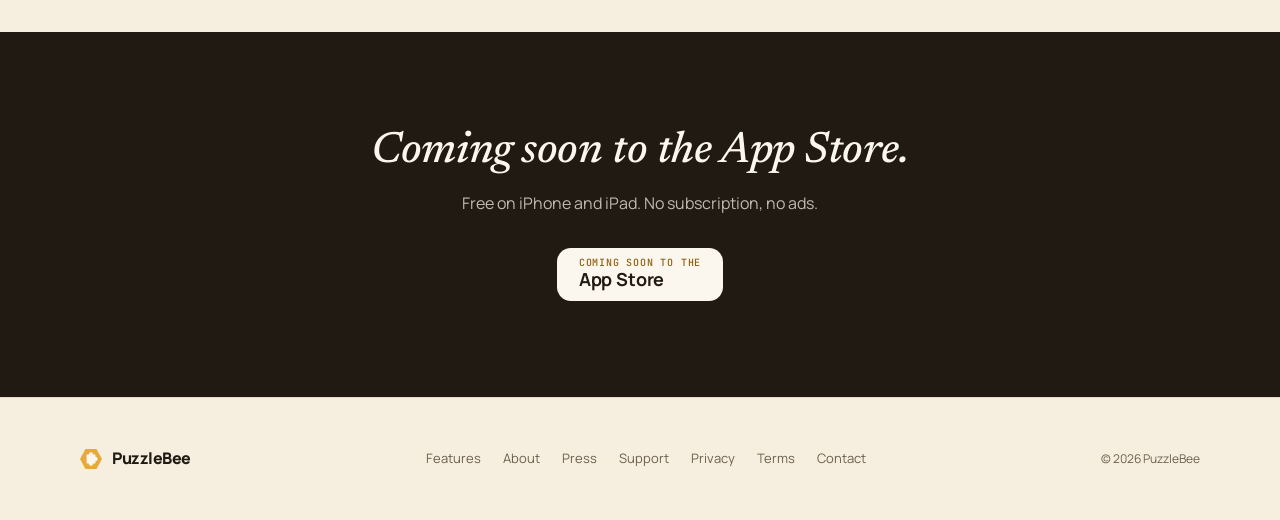
<file: features.html>
<!DOCTYPE html>
<html lang="en">
<head>
  <meta charset="UTF-8">
  <meta name="viewport" content="width=device-width, initial-scale=1.0">
  <title>Features · PuzzleBee</title>
  <meta name="description" content="Everything in PuzzleBee 1.0: barcode scanning, a solve timer that spans sessions, charts and a daily pick, honest reviews, a quiet friends feed, streaks, badges and goals.">
  <link rel="canonical" href="https://puzzlebee.app/features.html">
  <meta name="theme-color" content="#FBF7EE">
  <link rel="icon" href="/favicon.ico" sizes="48x48">
  <link rel="icon" href="/favicon.svg" type="image/svg+xml">
  <link rel="apple-touch-icon" href="/apple-touch-icon.png">
  <link rel="manifest" href="/site.webmanifest">
  <link rel="preload" href="/assets/fonts/manrope-latin-wght-normal.woff2" as="font" type="font/woff2" crossorigin>
  <link rel="preload" href="/assets/fonts/newsreader-latin-500-italic.woff2" as="font" type="font/woff2" crossorigin>
  <meta property="og:type" content="website">
  <meta property="og:site_name" content="PuzzleBee">
  <meta property="og:url" content="https://puzzlebee.app/features.html">
  <meta property="og:title" content="Features · PuzzleBee">
  <meta property="og:description" content="Everything in PuzzleBee 1.0: barcode scanning, a solve timer that spans sessions, charts and a daily pick, honest reviews, a quiet friends feed, streaks, badges and goals.">
  <meta property="og:image" content="https://puzzlebee.app/assets/img/og.png">
  <meta property="og:image:width" content="1200">
  <meta property="og:image:height" content="630">
  <meta property="og:image:alt" content="PuzzleBee on iPhone: a home for your jigsaw puzzles. Coming soon to the App Store.">
  <meta name="twitter:card" content="summary_large_image">
  <link rel="stylesheet" href="/assets/style.css">
  <style>
    .page-hero { padding: 80px 0 24px; border-top: none; }
    .page-hero .section-body { margin-top: 18px; font-size: 1.125rem; }
    .rows section { padding: 80px 0; }
    .extras { display: grid; grid-template-columns: repeat(auto-fit, minmax(240px, 1fr)); gap: 16px; margin-top: 44px; }
    .extras .card { padding: 24px; }
    .extras h3 { font-size: 1rem; margin-bottom: 6px; }
    .extras p { font-size: 0.9375rem; color: var(--ink3); }
    .cta { background: var(--ink); border-top: none; text-align: center; }
    .cta h2 { color: var(--cream); margin-bottom: 14px; }
    .cta p { color: rgba(251,247,238,0.72); max-width: 420px; margin: 0 auto 32px; }
    @media (max-width: 640px) { .rows section { padding: 56px 0; } .page-hero { padding: 56px 0 8px; } }
  </style>
</head>
<body>

  <nav class="nav" aria-label="Main">
    <div class="nav__inner">
      <a href="/" class="wordmark"><img src="/assets/img/mark.svg" width="26" height="23" alt=""> PuzzleBee</a>
      <div class="nav__links">
        <a href="/features.html" class="nav__link--hide" aria-current="page">Features</a>
        <a href="/about.html" class="nav__link--hide">About</a>
        <a href="/press.html" class="nav__link--hide">Press</a>
        <a href="/support.html" class="nav__link--hide">Support</a>
        <span class="nav__soon">Coming soon</span>
      </div>
    </div>
  </nav>

  <main>
  <section class="page-hero">
    <div class="container--narrow">
      <span class="eyebrow">Features</span>
      <h1>Built for the way puzzlers actually puzzle.</h1>
      <p class="section-body">Six things PuzzleBee does well, from the moment you pick up a box to the moment the last piece goes in.</p>
    </div>
  </section>

  <div class="rows">
  <section style="border-top:none;">
    <div class="container">
      <div class="feature-row">
        <div class="feature-row__text">
          <span class="eyebrow">Keep your shelf</span>
          <h2>Your shelf, kept tidy.</h2>
          <p>Every puzzle you own, the one on your table right now, and the ones you're dreaming about, in one place.</p>
          <ul class="ticks">
            <li>Scan a box's barcode to add it in a tap, or search nearly 10,000 puzzles</li>
            <li>Sort what you own, what you're solving and what you want</li>
            <li>Add a puzzle we don't have yet with a photo of the box</li>
          </ul>
        </div>
        <div class="feature-row__visual phone-stage">
          <img src="/assets/img/screens/iphone-1-home-720.webp" width="720" height="1532" srcset="/assets/img/screens/iphone-1-home-360.webp 360w, /assets/img/screens/iphone-1-home-720.webp 720w" sizes="(max-width: 860px) 70vw, 380px" loading="lazy"
               alt="The home screen: the puzzle in progress, a streak, and puzzles to continue">
        </div>
      </div>
    </div>
  </section>

  <section>
    <div class="container">
      <div class="feature-row feature-row--flip">
        <div class="feature-row__text">
          <span class="eyebrow">Time every solve</span>
          <h2>A timer that waits for you.</h2>
          <p>Real puzzles take more than one sitting. Start the timer when you sit down, pause it when you get up, and pick up where you left off tomorrow.</p>
          <ul class="ticks">
            <li>A simple timer that pauses and resumes across sessions</li>
            <li>See how your time compares with everyone else who finished it</li>
            <li>Your solve history kept for every puzzle, including repeat solves</li>
          </ul>
        </div>
        <div class="feature-row__visual phone-stage">
          <img src="/assets/img/screens/iphone-2-timer-720.webp" width="720" height="1532" srcset="/assets/img/screens/iphone-2-timer-360.webp 360w, /assets/img/screens/iphone-2-timer-720.webp 720w" sizes="(max-width: 860px) 70vw, 380px" loading="lazy"
               alt="A puzzle page with pieces, average time and rating, and the solve timer paused">
        </div>
      </div>
    </div>
  </section>

  <section>
    <div class="container">
      <div class="feature-row">
        <div class="feature-row__text">
          <span class="eyebrow">Discover</span>
          <h2>Find your next favorite.</h2>
          <p>Never run out of ideas for the next box. Discover always has somewhere else to go.</p>
          <ul class="ticks">
            <li>Charts of what puzzlers are adding and finishing this month</li>
            <li>A daily pick, new arrivals and themes to browse</li>
            <li>Recommendations based on the puzzles already on your shelf</li>
          </ul>
        </div>
        <div class="feature-row__visual phone-stage">
          <img src="/assets/img/screens/iphone-3-discover-720.webp" width="720" height="1532" srcset="/assets/img/screens/iphone-3-discover-360.webp 360w, /assets/img/screens/iphone-3-discover-720.webp 720w" sizes="(max-width: 860px) 70vw, 380px" loading="lazy"
               alt="Discover: a featured puzzle, Popular This Month and New Arrivals">
        </div>
      </div>
    </div>
  </section>

  <section>
    <div class="container">
      <div class="feature-row feature-row--flip">
        <div class="feature-row__text">
          <span class="eyebrow">Ratings and reviews</span>
          <h2>Ratings from real puzzlers.</h2>
          <p>Know about the puzzle dust and the satisfying cut before you buy, from people who actually finished it.</p>
          <ul class="ticks">
            <li>Star ratings and reviews from people who finished the puzzle</li>
            <li>Spoiler warnings, so nobody gives away the final picture</li>
            <li>Mark the reviews that helped you</li>
          </ul>
        </div>
        <div class="feature-row__visual phone-stage">
          <img src="/assets/img/screens/iphone-4-reviews-720.webp" width="720" height="1532" srcset="/assets/img/screens/iphone-4-reviews-360.webp 360w, /assets/img/screens/iphone-4-reviews-720.webp 720w" sizes="(max-width: 860px) 70vw, 380px" loading="lazy"
               alt="A puzzle's 4.5 star rating breakdown and reviews from other puzzlers">
        </div>
      </div>
    </div>
  </section>

  <section>
    <div class="container">
      <div class="feature-row">
        <div class="feature-row__text">
          <span class="eyebrow">The Hive</span>
          <h2>Puzzle with friends.</h2>
          <p>A feed of what your friends finish, quietly and in order. No algorithm, no strangers, no noise.</p>
          <ul class="ticks">
            <li>See what your friends finish, and how long it took them</li>
            <li>Cheer them on with a like or a comment</li>
            <li>Add friends by username, QR code or link</li>
          </ul>
        </div>
        <div class="feature-row__visual phone-stage">
          <img src="/assets/img/screens/iphone-5-hive-720.webp" width="720" height="1532" srcset="/assets/img/screens/iphone-5-hive-360.webp 360w, /assets/img/screens/iphone-5-hive-720.webp 720w" sizes="(max-width: 860px) 70vw, 380px" loading="lazy"
               alt="The Hive: friends' finished puzzles with likes and comments">
        </div>
      </div>
    </div>
  </section>

  <section>
    <div class="container">
      <div class="feature-row feature-row--flip">
        <div class="feature-row__text">
          <span class="eyebrow">Your year</span>
          <h2>Watch your year add up.</h2>
          <p>Every finish counts toward something, without turning your hobby into a chore.</p>
          <ul class="ticks">
            <li>Streaks, pieces placed and hours puzzled</li>
            <li>Badges and titles you earn as you go</li>
            <li>A weekly, monthly or yearly goal, if you like one</li>
          </ul>
        </div>
        <div class="feature-row__visual phone-stage">
          <img src="/assets/img/screens/iphone-6-you-720.webp" width="720" height="1532" srcset="/assets/img/screens/iphone-6-you-360.webp 360w, /assets/img/screens/iphone-6-you-720.webp 720w" sizes="(max-width: 860px) 70vw, 380px" loading="lazy"
               alt="Your profile: streak, puzzles solved, hours puzzling and achievements">
        </div>
      </div>
    </div>
  </section>

  <section style="background:var(--cream50);">
    <div class="container">
      <div class="center">
        <span class="eyebrow">And the small things</span>
        <h2 class="section-title">Details that make it feel right</h2>
      </div>
      <div class="extras">
        <div class="card"><h3>iPhone and iPad</h3><p>Every orientation and Split View on iPad, so it can sit beside the puzzle table.</p></div>
        <div class="card"><h3>Dark mode</h3><p>A warm dark theme for one more session after everyone's gone to bed.</p></div>
        <div class="card"><h3>Gentle reminders</h3><p>Optional daily reminders, set by you and scheduled on your device. Nothing else.</p></div>
        <div class="card"><h3>Sign in your way</h3><p>Sign in with Apple, Google or your email. Delete your account and data from Settings at any time.</p></div>
        <div class="card"><h3>Where to buy</h3><p>Puzzle pages link to stores that carry them, so your wishlist is one tap from your table.</p></div>
        <div class="card"><h3>We read every message</h3><p>Tap Help &amp; feedback in Settings and it comes straight to us. <a href="/support.html">Support</a></p></div>
      </div>
    </div>
  </section>
  </div>

  <section class="cta">
    <div class="container">
      <h2>Coming soon to the App Store.</h2>
      <p>Free on iPhone and iPad. No subscription, no ads.</p>
      <div class="store-soon store-soon--light" role="img" aria-label="Coming soon to the App Store">
        <span class="store-soon__sub">Coming soon to the</span>
        <span class="store-soon__main">App Store</span>
      </div>
    </div>
  </section>
  </main>

  <footer class="footer">
    <div class="footer__inner">
      <a href="/" class="wordmark"><img src="/assets/img/mark.svg" width="22" height="20" alt=""> PuzzleBee</a>
      <nav class="footer__links" aria-label="Footer">
        <a href="/features.html">Features</a>
        <a href="/about.html">About</a>
        <a href="/press.html">Press</a>
        <a href="/support.html">Support</a>
        <a href="/privacy.html">Privacy</a>
        <a href="/terms.html">Terms</a>
        <a href="mailto:support@puzzlebee.app">Contact</a>
      </nav>
      <p class="footer__copy">© 2026 PuzzleBee</p>
    </div>
  </footer>

</body>
</html>
</file>
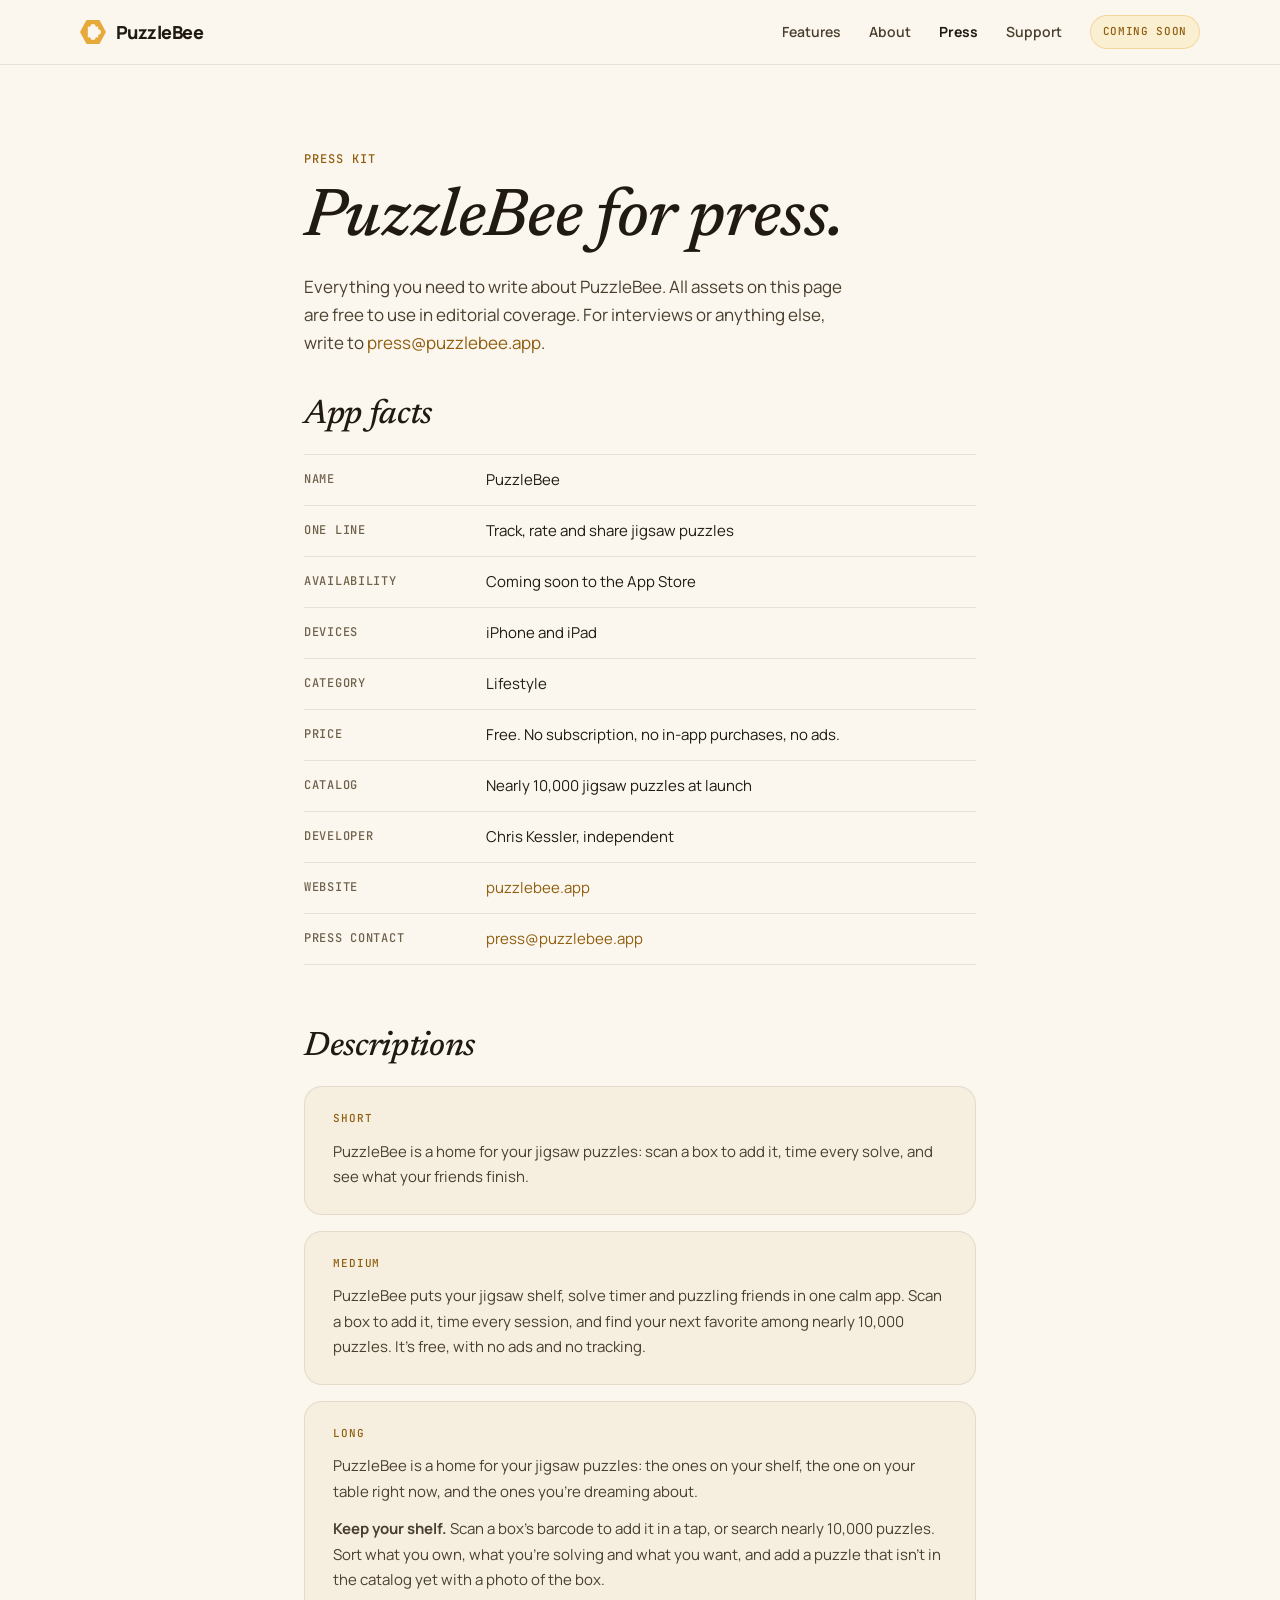
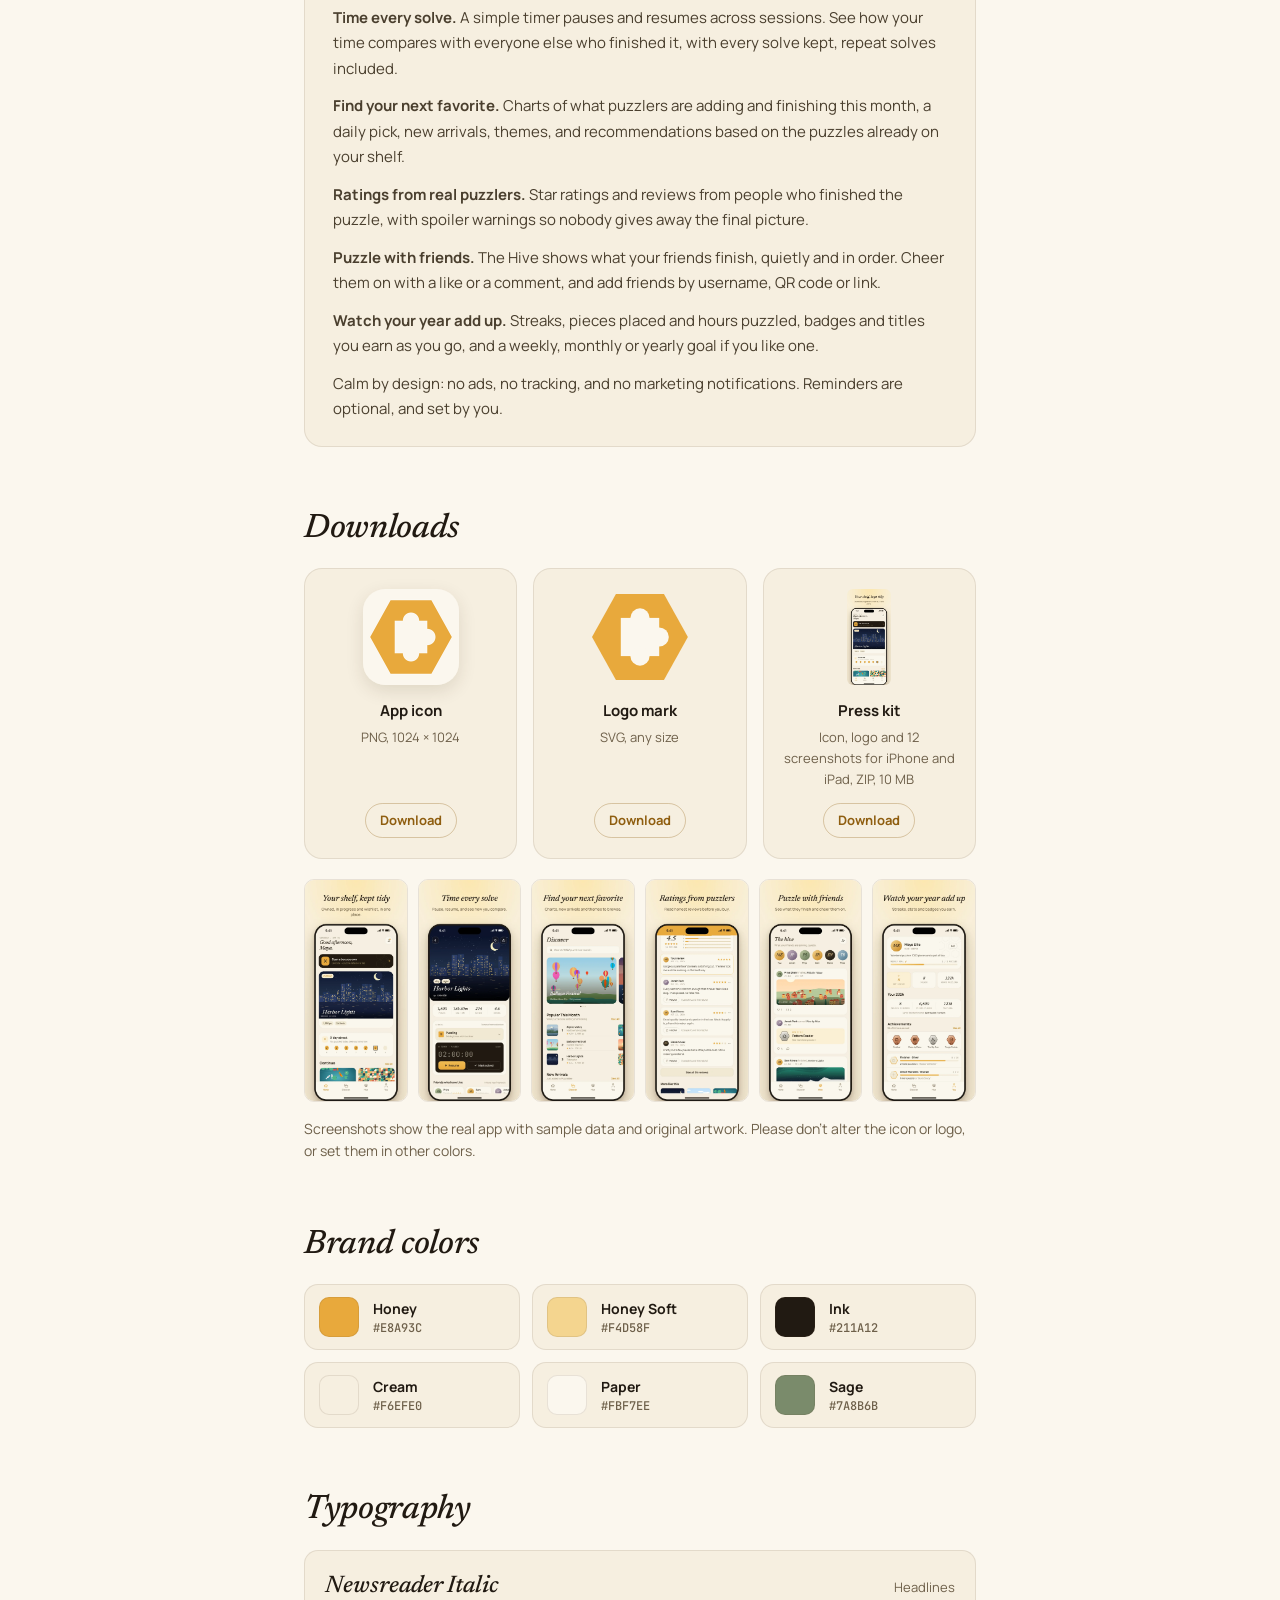
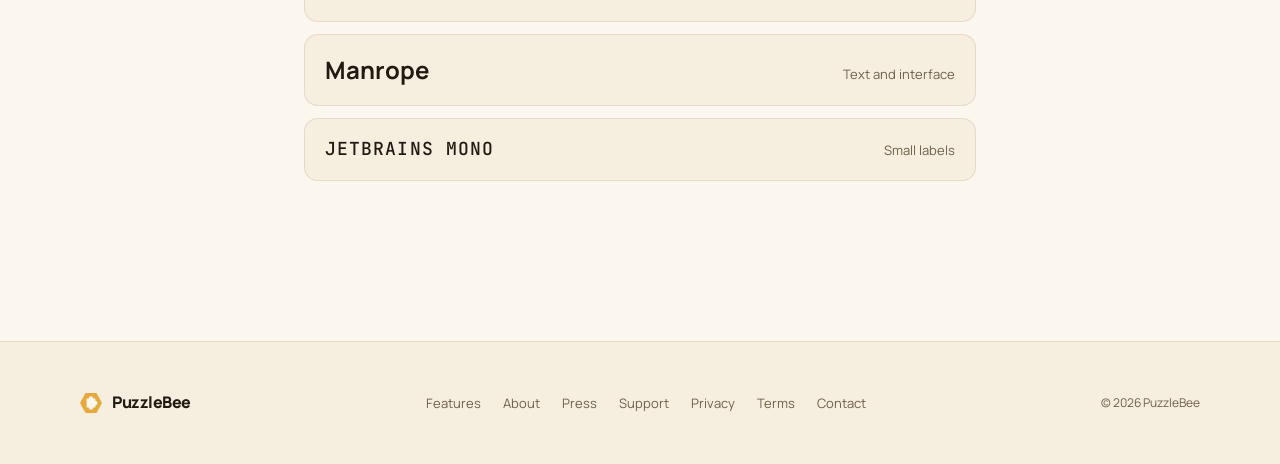
<file: press.html>
<!DOCTYPE html>
<html lang="en">
<head>
  <meta charset="UTF-8">
  <meta name="viewport" content="width=device-width, initial-scale=1.0">
  <title>Press kit · PuzzleBee</title>
  <meta name="description" content="PuzzleBee press kit: app facts, descriptions, the app icon, logo, brand colors and full-resolution iPhone and iPad screenshots.">
  <link rel="canonical" href="https://puzzlebee.app/press.html">
  <meta name="theme-color" content="#FBF7EE">
  <link rel="icon" href="/favicon.ico" sizes="48x48">
  <link rel="icon" href="/favicon.svg" type="image/svg+xml">
  <link rel="apple-touch-icon" href="/apple-touch-icon.png">
  <link rel="manifest" href="/site.webmanifest">
  <link rel="preload" href="/assets/fonts/manrope-latin-wght-normal.woff2" as="font" type="font/woff2" crossorigin>
  <link rel="preload" href="/assets/fonts/newsreader-latin-500-italic.woff2" as="font" type="font/woff2" crossorigin>
  <meta property="og:type" content="website">
  <meta property="og:site_name" content="PuzzleBee">
  <meta property="og:url" content="https://puzzlebee.app/press.html">
  <meta property="og:title" content="Press kit · PuzzleBee">
  <meta property="og:description" content="PuzzleBee press kit: app facts, descriptions, the app icon, logo, brand colors and full-resolution iPhone and iPad screenshots.">
  <meta property="og:image" content="https://puzzlebee.app/assets/img/og.png">
  <meta property="og:image:width" content="1200">
  <meta property="og:image:height" content="630">
  <meta property="og:image:alt" content="PuzzleBee on iPhone: a home for your jigsaw puzzles. Coming soon to the App Store.">
  <meta name="twitter:card" content="summary_large_image">
  <link rel="stylesheet" href="/assets/style.css">
  <style>
    .page-hero { padding: 80px 0 40px; border-top: none; }
    .page-hero .section-body { margin-top: 18px; }
    .press-section { margin-bottom: 64px; }
    .press-section > h2 { margin-bottom: 20px; font-size: clamp(1.625rem, 3.4vw, 2.125rem); }
    .fact-list { list-style: none; border-top: 1px solid var(--border); }
    .fact-list li { display: grid; grid-template-columns: 170px 1fr; gap: 12px; padding: 13px 0; border-bottom: 1px solid var(--border); font-size: 0.9375rem; }
    .fact-list__label { font: 500 0.75rem/1.9 var(--font-mono); letter-spacing: 0.06em; text-transform: uppercase; color: var(--ink3); }
    .fact-list__val { color: var(--ink); }
    .description-block { background: var(--cream50); border: 1px solid var(--border); border-radius: 18px; padding: 24px 28px; margin-bottom: 16px; }
    .description-block__label { font: 500 0.6875rem/1.4 var(--font-mono); letter-spacing: 0.08em; text-transform: uppercase; color: var(--honey-deep); margin-bottom: 12px; }
    .description-block p { font-size: 0.9375rem; line-height: 1.7; }
    .description-block p + p { margin-top: 12px; }
    .asset-grid { display: grid; grid-template-columns: repeat(auto-fill, minmax(200px, 1fr)); gap: 16px; }
    .asset-card { background: var(--cream50); border: 1px solid var(--border); border-radius: 18px; padding: 20px; text-align: center; display: flex; flex-direction: column; align-items: center; }
    .asset-card__preview { width: 96px; height: 96px; margin-bottom: 14px; display: flex; align-items: center; justify-content: center; }
    .asset-card__preview img { max-height: 96px; width: auto; }
    .asset-card__preview--icon img { border-radius: 22px; box-shadow: 0 6px 18px rgba(60,40,10,0.12); }
    .asset-card__name { font-size: 0.9375rem; font-weight: 700; color: var(--ink); margin-bottom: 4px; }
    .asset-card__meta { font-size: 0.8125rem; color: var(--ink3); margin-bottom: 14px; }
    .asset-card__dl { margin-top: auto; font-size: 0.8125rem; font-weight: 700; color: var(--honey-deep); border: 1px solid rgba(143,94,16,.3); border-radius: 999px; padding: 6px 14px; }
    .asset-card__dl:hover { background: var(--honey-mist); text-decoration: none; }
    .shots { display: grid; grid-template-columns: repeat(6, 1fr); gap: 10px; margin-top: 20px; }
    .shots img { border-radius: 10px; border: 1px solid var(--border); }
    .color-grid { display: grid; grid-template-columns: repeat(auto-fill, minmax(190px, 1fr)); gap: 12px; }
    .swatch-card { display: flex; align-items: center; gap: 14px; background: var(--cream50); border: 1px solid var(--border); border-radius: 14px; padding: 12px 14px; }
    .swatch-card__dot { width: 40px; height: 40px; border-radius: 10px; flex-shrink: 0; border: 1px solid var(--border); }
    .swatch-card__name { font-size: 0.875rem; font-weight: 700; color: var(--ink); }
    .swatch-card__hex { font: 500 0.75rem/1.4 var(--font-mono); color: var(--ink3); }
    .type-list { display: grid; gap: 12px; }
    .type-row { display: flex; align-items: baseline; justify-content: space-between; gap: 16px; flex-wrap: wrap; background: var(--cream50); border: 1px solid var(--border); border-radius: 14px; padding: 16px 20px; }
    .type-row__sample { font-size: 1.5rem; color: var(--ink); }
    .type-row__use { font-size: 0.8125rem; color: var(--ink3); }
    @media (max-width: 640px) {
      .fact-list li { grid-template-columns: 1fr; gap: 2px; }
      .shots { grid-template-columns: repeat(3, 1fr); }
      .description-block { padding: 20px; }
    }
  </style>
</head>
<body>

  <nav class="nav" aria-label="Main">
    <div class="nav__inner">
      <a href="/" class="wordmark"><img src="/assets/img/mark.svg" width="26" height="23" alt=""> PuzzleBee</a>
      <div class="nav__links">
        <a href="/features.html" class="nav__link--hide">Features</a>
        <a href="/about.html" class="nav__link--hide">About</a>
        <a href="/press.html" class="nav__link--hide" aria-current="page">Press</a>
        <a href="/support.html" class="nav__link--hide">Support</a>
        <span class="nav__soon">Coming soon</span>
      </div>
    </div>
  </nav>

  <main>
  <section class="page-hero">
    <div class="container--narrow">
      <span class="eyebrow">Press kit</span>
      <h1>PuzzleBee for press.</h1>
      <p class="section-body">Everything you need to write about PuzzleBee. All assets on this page are free to use in editorial coverage. For interviews or anything else, write to <a href="mailto:press@puzzlebee.app">press@puzzlebee.app</a>.</p>
    </div>
  </section>

  <section style="border-top:none;padding-top:0;">
    <div class="container--narrow">

      <div class="press-section">
        <h2>App facts</h2>
        <ul class="fact-list">
          <li><span class="fact-list__label">Name</span><span class="fact-list__val">PuzzleBee</span></li>
          <li><span class="fact-list__label">One line</span><span class="fact-list__val">Track, rate and share jigsaw puzzles</span></li>
          <li><span class="fact-list__label">Availability</span><span class="fact-list__val">Coming soon to the App Store</span></li>
          <li><span class="fact-list__label">Devices</span><span class="fact-list__val">iPhone and iPad</span></li>
          <li><span class="fact-list__label">Category</span><span class="fact-list__val">Lifestyle</span></li>
          <li><span class="fact-list__label">Price</span><span class="fact-list__val">Free. No subscription, no in-app purchases, no ads.</span></li>
          <li><span class="fact-list__label">Catalog</span><span class="fact-list__val">Nearly 10,000 jigsaw puzzles at launch</span></li>
          <li><span class="fact-list__label">Developer</span><span class="fact-list__val">Chris Kessler, independent</span></li>
          <li><span class="fact-list__label">Website</span><span class="fact-list__val"><a href="https://puzzlebee.app">puzzlebee.app</a></span></li>
          <li><span class="fact-list__label">Press contact</span><span class="fact-list__val"><a href="mailto:press@puzzlebee.app">press@puzzlebee.app</a></span></li>
        </ul>
      </div>

      <div class="press-section">
        <h2>Descriptions</h2>
        <div class="description-block">
          <div class="description-block__label">Short</div>
          <p>PuzzleBee is a home for your jigsaw puzzles: scan a box to add it, time every solve, and see what your friends finish.</p>
        </div>
        <div class="description-block">
          <div class="description-block__label">Medium</div>
          <p>PuzzleBee puts your jigsaw shelf, solve timer and puzzling friends in one calm app. Scan a box to add it, time every session, and find your next favorite among nearly 10,000 puzzles. It's free, with no ads and no tracking.</p>
        </div>
        <div class="description-block">
          <div class="description-block__label">Long</div>
          <p>PuzzleBee is a home for your jigsaw puzzles: the ones on your shelf, the one on your table right now, and the ones you're dreaming about.</p>
          <p><strong>Keep your shelf.</strong> Scan a box's barcode to add it in a tap, or search nearly 10,000 puzzles. Sort what you own, what you're solving and what you want, and add a puzzle that isn't in the catalog yet with a photo of the box.</p>
          <p><strong>Time every solve.</strong> A simple timer pauses and resumes across sessions. See how your time compares with everyone else who finished it, with every solve kept, repeat solves included.</p>
          <p><strong>Find your next favorite.</strong> Charts of what puzzlers are adding and finishing this month, a daily pick, new arrivals, themes, and recommendations based on the puzzles already on your shelf.</p>
          <p><strong>Ratings from real puzzlers.</strong> Star ratings and reviews from people who finished the puzzle, with spoiler warnings so nobody gives away the final picture.</p>
          <p><strong>Puzzle with friends.</strong> The Hive shows what your friends finish, quietly and in order. Cheer them on with a like or a comment, and add friends by username, QR code or link.</p>
          <p><strong>Watch your year add up.</strong> Streaks, pieces placed and hours puzzled, badges and titles you earn as you go, and a weekly, monthly or yearly goal if you like one.</p>
          <p>Calm by design: no ads, no tracking, and no marketing notifications. Reminders are optional, and set by you.</p>
        </div>
      </div>

      <div class="press-section">
        <h2>Downloads</h2>
        <div class="asset-grid">
          <div class="asset-card">
            <div class="asset-card__preview asset-card__preview--icon"><img src="/assets/img/icon-192.png" width="96" height="96" alt=""></div>
            <div class="asset-card__name">App icon</div>
            <div class="asset-card__meta">PNG, 1024 × 1024</div>
            <a href="/assets/img/icon-1024.png" class="asset-card__dl" download="puzzlebee-app-icon-1024.png">Download</a>
          </div>
          <div class="asset-card">
            <div class="asset-card__preview"><img src="/assets/img/mark.svg" width="96" height="87" alt=""></div>
            <div class="asset-card__name">Logo mark</div>
            <div class="asset-card__meta">SVG, any size</div>
            <a href="/assets/img/mark.svg" class="asset-card__dl" download="puzzlebee-mark.svg">Download</a>
          </div>
          <div class="asset-card">
            <div class="asset-card__preview"><img src="/assets/img/screens/store-iphone-1-home.webp" width="44" height="96" alt="" style="border-radius:6px;"></div>
            <div class="asset-card__name">Press kit</div>
            <div class="asset-card__meta">Icon, logo and 12 screenshots for iPhone and iPad, ZIP, 10 MB</div>
            <a href="/assets/press/puzzlebee-press-kit.zip" class="asset-card__dl" download>Download</a>
          </div>
        </div>
        <div class="shots" aria-hidden="true">
          <img src="/assets/img/screens/store-iphone-1-home.webp" width="660" height="1434" loading="lazy" alt="">
          <img src="/assets/img/screens/store-iphone-2-timer.webp" width="660" height="1434" loading="lazy" alt="">
          <img src="/assets/img/screens/store-iphone-3-discover.webp" width="660" height="1434" loading="lazy" alt="">
          <img src="/assets/img/screens/store-iphone-4-reviews.webp" width="660" height="1434" loading="lazy" alt="">
          <img src="/assets/img/screens/store-iphone-5-hive.webp" width="660" height="1434" loading="lazy" alt="">
          <img src="/assets/img/screens/store-iphone-6-you.webp" width="660" height="1434" loading="lazy" alt="">
        </div>
        <p style="margin-top:16px;font-size:0.875rem;color:var(--ink3);">Screenshots show the real app with sample data and original artwork. Please don't alter the icon or logo, or set them in other colors.</p>
      </div>

      <div class="press-section">
        <h2>Brand colors</h2>
        <div class="color-grid">
          <div class="swatch-card"><div class="swatch-card__dot" style="background:#E8A93C;"></div><div><div class="swatch-card__name">Honey</div><div class="swatch-card__hex">#E8A93C</div></div></div>
          <div class="swatch-card"><div class="swatch-card__dot" style="background:#F4D58F;"></div><div><div class="swatch-card__name">Honey Soft</div><div class="swatch-card__hex">#F4D58F</div></div></div>
          <div class="swatch-card"><div class="swatch-card__dot" style="background:#211A12;"></div><div><div class="swatch-card__name">Ink</div><div class="swatch-card__hex">#211A12</div></div></div>
          <div class="swatch-card"><div class="swatch-card__dot" style="background:#F6EFE0;"></div><div><div class="swatch-card__name">Cream</div><div class="swatch-card__hex">#F6EFE0</div></div></div>
          <div class="swatch-card"><div class="swatch-card__dot" style="background:#FBF7EE;"></div><div><div class="swatch-card__name">Paper</div><div class="swatch-card__hex">#FBF7EE</div></div></div>
          <div class="swatch-card"><div class="swatch-card__dot" style="background:#7A8B6B;"></div><div><div class="swatch-card__name">Sage</div><div class="swatch-card__hex">#7A8B6B</div></div></div>
        </div>
      </div>

      <div class="press-section">
        <h2>Typography</h2>
        <div class="type-list">
          <div class="type-row"><span class="type-row__sample" style="font-family:var(--font-display);font-style:italic;">Newsreader Italic</span><span class="type-row__use">Headlines</span></div>
          <div class="type-row"><span class="type-row__sample" style="font-weight:700;">Manrope</span><span class="type-row__use">Text and interface</span></div>
          <div class="type-row"><span class="type-row__sample" style="font-family:var(--font-mono);font-size:1.125rem;text-transform:uppercase;letter-spacing:.06em;">JetBrains Mono</span><span class="type-row__use">Small labels</span></div>
        </div>
      </div>

    </div>
  </section>
  </main>

  <footer class="footer">
    <div class="footer__inner">
      <a href="/" class="wordmark"><img src="/assets/img/mark.svg" width="22" height="20" alt=""> PuzzleBee</a>
      <nav class="footer__links" aria-label="Footer">
        <a href="/features.html">Features</a>
        <a href="/about.html">About</a>
        <a href="/press.html">Press</a>
        <a href="/support.html">Support</a>
        <a href="/privacy.html">Privacy</a>
        <a href="/terms.html">Terms</a>
        <a href="mailto:support@puzzlebee.app">Contact</a>
      </nav>
      <p class="footer__copy">© 2026 PuzzleBee</p>
    </div>
  </footer>

</body>
</html>
</file>
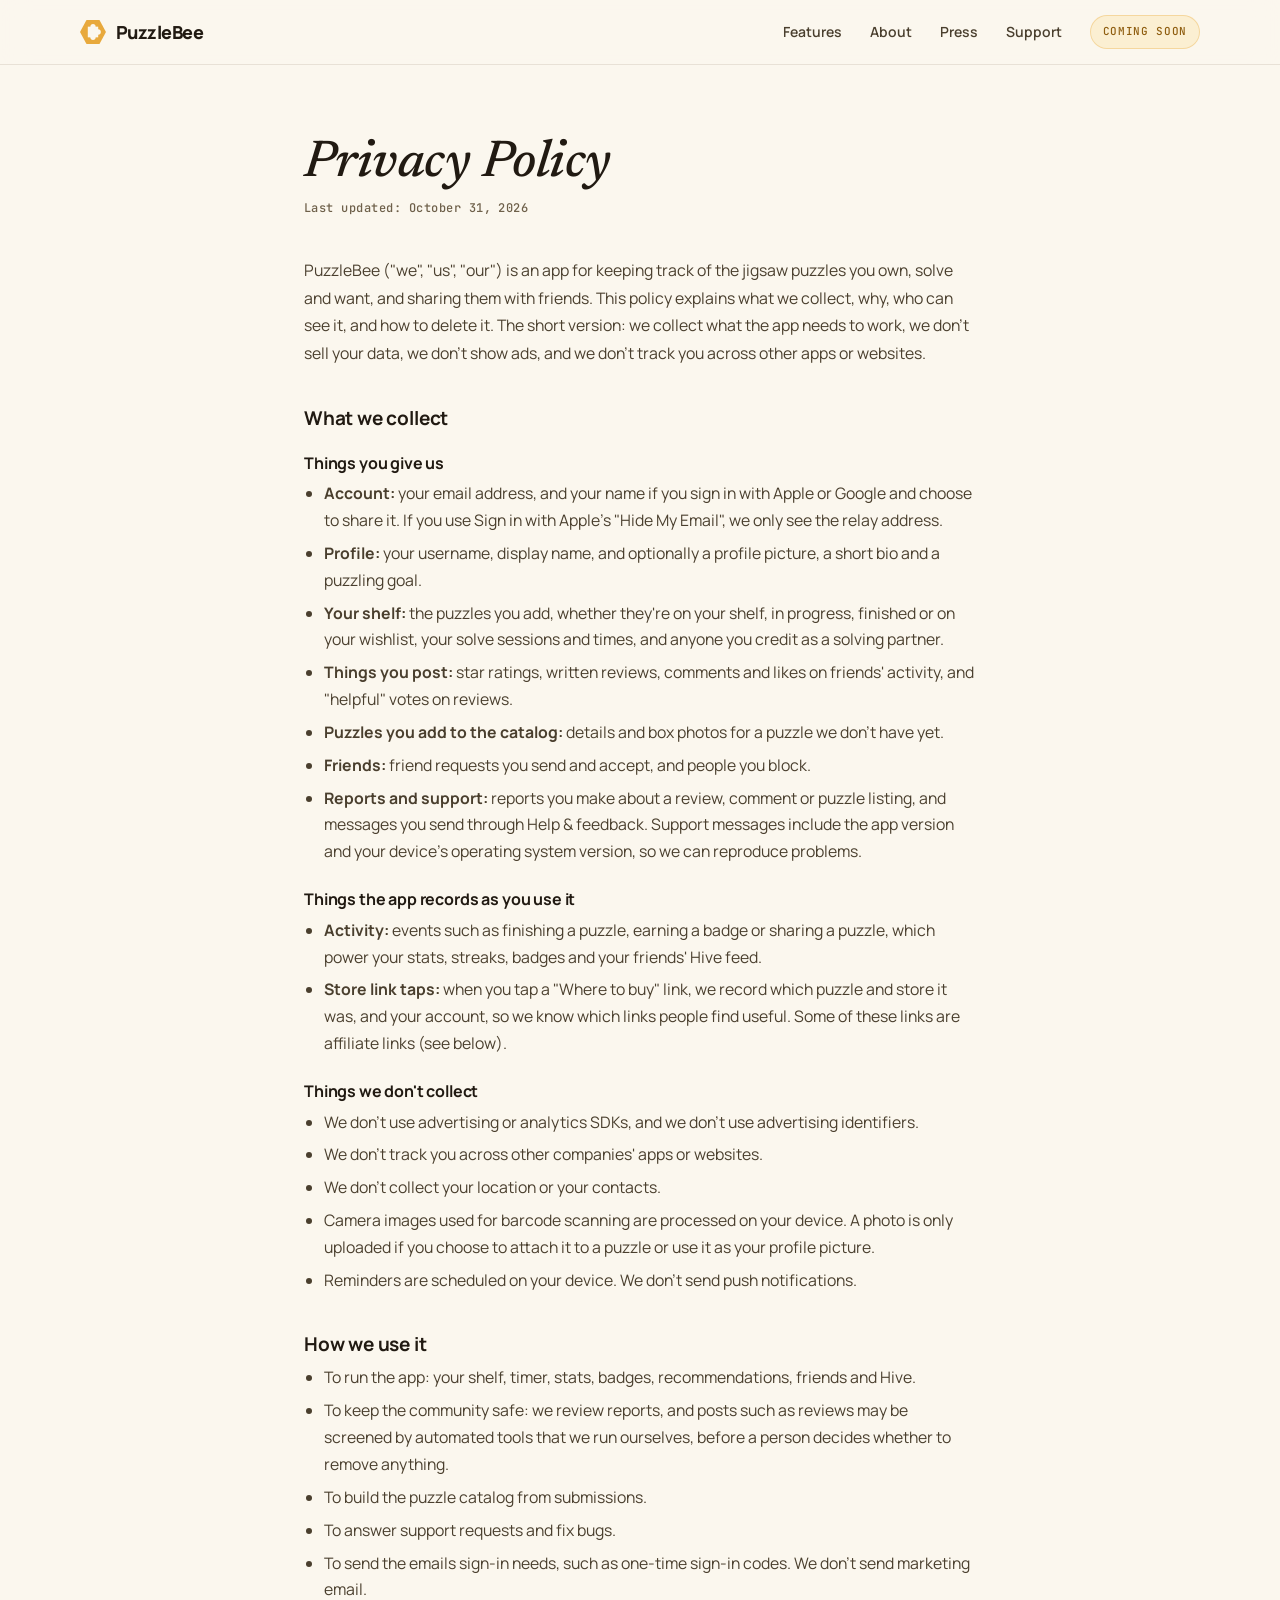
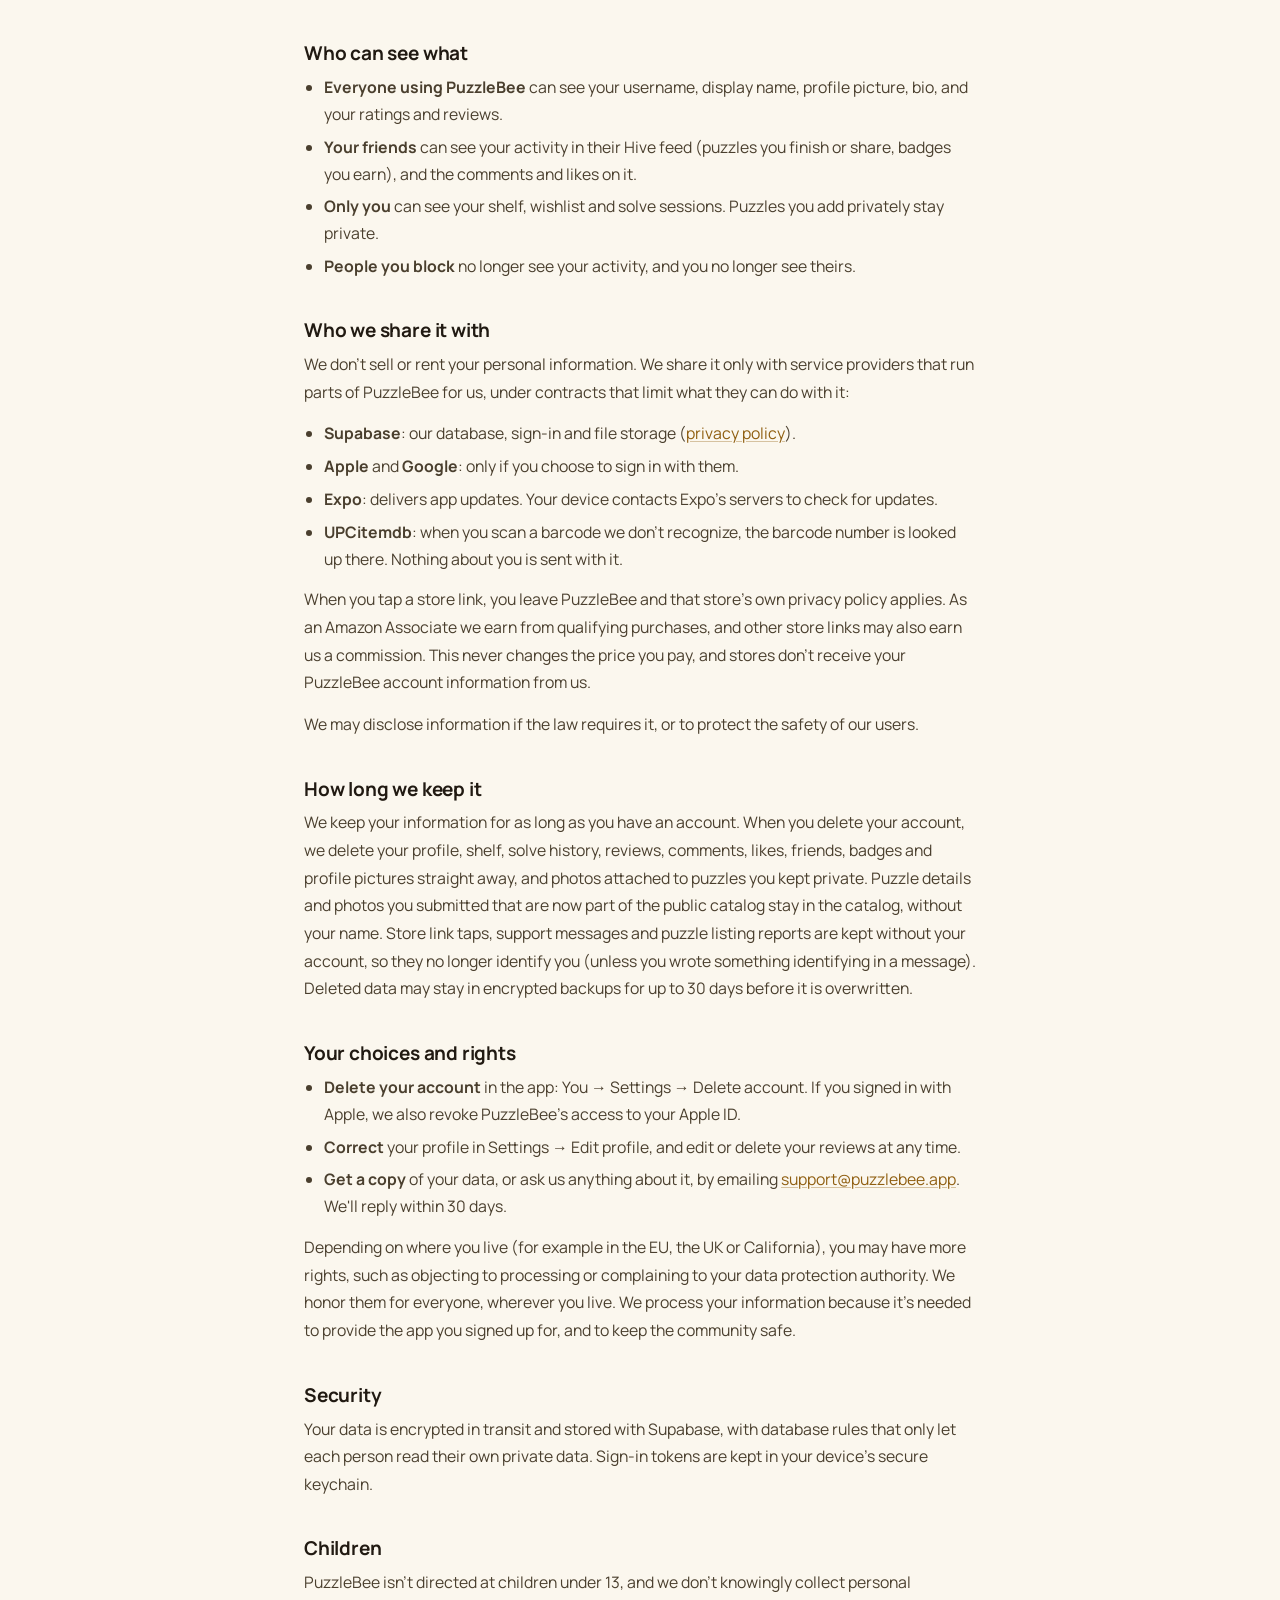
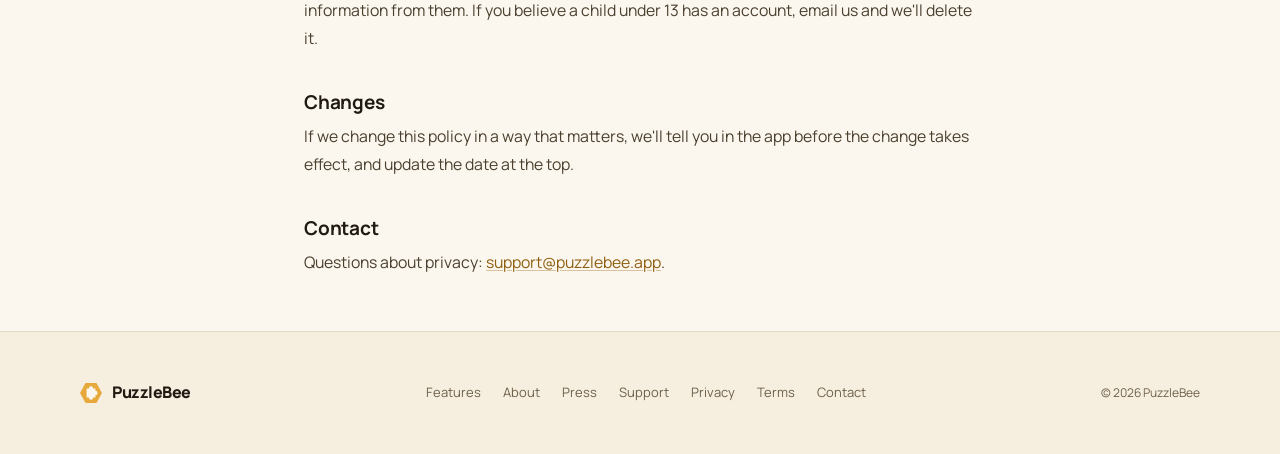
<file: privacy.html>
<!DOCTYPE html>
<html lang="en">
<head>
  <meta charset="UTF-8">
  <meta name="viewport" content="width=device-width, initial-scale=1.0">
  <title>Privacy Policy · PuzzleBee</title>
  <meta name="description" content="How PuzzleBee collects, uses and protects your information, and how to delete it.">
  <link rel="canonical" href="https://puzzlebee.app/privacy.html">
  <meta name="theme-color" content="#FBF7EE">
  <link rel="icon" href="/favicon.ico" sizes="48x48">
  <link rel="icon" href="/favicon.svg" type="image/svg+xml">
  <link rel="apple-touch-icon" href="/apple-touch-icon.png">
  <link rel="manifest" href="/site.webmanifest">
  <link rel="preload" href="/assets/fonts/manrope-latin-wght-normal.woff2" as="font" type="font/woff2" crossorigin>
  <link rel="preload" href="/assets/fonts/newsreader-latin-500-italic.woff2" as="font" type="font/woff2" crossorigin>
  <meta property="og:type" content="website">
  <meta property="og:site_name" content="PuzzleBee">
  <meta property="og:url" content="https://puzzlebee.app/privacy.html">
  <meta property="og:title" content="Privacy Policy · PuzzleBee">
  <meta property="og:description" content="How PuzzleBee collects, uses and protects your information, and how to delete it.">
  <meta property="og:image" content="https://puzzlebee.app/assets/img/og.png">
  <meta property="og:image:width" content="1200">
  <meta property="og:image:height" content="630">
  <meta property="og:image:alt" content="PuzzleBee on iPhone: a home for your jigsaw puzzles. Coming soon to the App Store.">
  <meta name="twitter:card" content="summary_large_image">
  <link rel="stylesheet" href="/assets/style.css">
  <style>
    .page-hero { padding: 72px 0 40px; }
  </style>
</head>
<body>

  <nav class="nav" aria-label="Main">
    <div class="nav__inner">
      <a href="/" class="wordmark"><img src="/assets/img/mark.svg" width="26" height="23" alt=""> PuzzleBee</a>
      <div class="nav__links">
        <a href="/features.html" class="nav__link--hide">Features</a>
        <a href="/about.html" class="nav__link--hide">About</a>
        <a href="/press.html" class="nav__link--hide">Press</a>
        <a href="/support.html" class="nav__link--hide">Support</a>
        <span class="nav__soon">Coming soon</span>
      </div>
    </div>
  </nav>

    <section class="page-hero" style="border-top:none;">
    <div class="container--narrow prose">
      <h1>Privacy Policy</h1>
      <p class="updated">Last updated: October 31, 2026</p>

      <p>PuzzleBee ("we", "us", "our") is an app for keeping track of the jigsaw puzzles you own, solve and want, and sharing them with friends. This policy explains what we collect, why, who can see it, and how to delete it. The short version: we collect what the app needs to work, we don't sell your data, we don't show ads, and we don't track you across other apps or websites.</p>

      <h2>What we collect</h2>
      <h3>Things you give us</h3>
      <ul>
        <li><strong>Account:</strong> your email address, and your name if you sign in with Apple or Google and choose to share it. If you use Sign in with Apple's "Hide My Email", we only see the relay address.</li>
        <li><strong>Profile:</strong> your username, display name, and optionally a profile picture, a short bio and a puzzling goal.</li>
        <li><strong>Your shelf:</strong> the puzzles you add, whether they're on your shelf, in progress, finished or on your wishlist, your solve sessions and times, and anyone you credit as a solving partner.</li>
        <li><strong>Things you post:</strong> star ratings, written reviews, comments and likes on friends' activity, and "helpful" votes on reviews.</li>
        <li><strong>Puzzles you add to the catalog:</strong> details and box photos for a puzzle we don't have yet.</li>
        <li><strong>Friends:</strong> friend requests you send and accept, and people you block.</li>
        <li><strong>Reports and support:</strong> reports you make about a review, comment or puzzle listing, and messages you send through Help &amp; feedback. Support messages include the app version and your device's operating system version, so we can reproduce problems.</li>
      </ul>
      <h3>Things the app records as you use it</h3>
      <ul>
        <li><strong>Activity:</strong> events such as finishing a puzzle, earning a badge or sharing a puzzle, which power your stats, streaks, badges and your friends' Hive feed.</li>
        <li><strong>Store link taps:</strong> when you tap a "Where to buy" link, we record which puzzle and store it was, and your account, so we know which links people find useful. Some of these links are affiliate links (see below).</li>
      </ul>
      <h3>Things we don't collect</h3>
      <ul>
        <li>We don't use advertising or analytics SDKs, and we don't use advertising identifiers.</li>
        <li>We don't track you across other companies' apps or websites.</li>
        <li>We don't collect your location or your contacts.</li>
        <li>Camera images used for barcode scanning are processed on your device. A photo is only uploaded if you choose to attach it to a puzzle or use it as your profile picture.</li>
        <li>Reminders are scheduled on your device. We don't send push notifications.</li>
      </ul>

      <h2>How we use it</h2>
      <ul>
        <li>To run the app: your shelf, timer, stats, badges, recommendations, friends and Hive.</li>
        <li>To keep the community safe: we review reports, and posts such as reviews may be screened by automated tools that we run ourselves, before a person decides whether to remove anything.</li>
        <li>To build the puzzle catalog from submissions.</li>
        <li>To answer support requests and fix bugs.</li>
        <li>To send the emails sign-in needs, such as one-time sign-in codes. We don't send marketing email.</li>
      </ul>

      <h2>Who can see what</h2>
      <ul>
        <li><strong>Everyone using PuzzleBee</strong> can see your username, display name, profile picture, bio, and your ratings and reviews.</li>
        <li><strong>Your friends</strong> can see your activity in their Hive feed (puzzles you finish or share, badges you earn), and the comments and likes on it.</li>
        <li><strong>Only you</strong> can see your shelf, wishlist and solve sessions. Puzzles you add privately stay private.</li>
        <li><strong>People you block</strong> no longer see your activity, and you no longer see theirs.</li>
      </ul>

      <h2>Who we share it with</h2>
      <p>We don't sell or rent your personal information. We share it only with service providers that run parts of PuzzleBee for us, under contracts that limit what they can do with it:</p>
      <ul>
        <li><strong>Supabase</strong>: our database, sign-in and file storage (<a href="https://supabase.com/privacy">privacy policy</a>).</li>
        <li><strong>Apple</strong> and <strong>Google</strong>: only if you choose to sign in with them.</li>
        <li><strong>Expo</strong>: delivers app updates. Your device contacts Expo's servers to check for updates.</li>
        <li><strong>UPCitemdb</strong>: when you scan a barcode we don't recognize, the barcode number is looked up there. Nothing about you is sent with it.</li>
      </ul>
      <p>When you tap a store link, you leave PuzzleBee and that store's own privacy policy applies. As an Amazon Associate we earn from qualifying purchases, and other store links may also earn us a commission. This never changes the price you pay, and stores don't receive your PuzzleBee account information from us.</p>
      <p>We may disclose information if the law requires it, or to protect the safety of our users.</p>

      <h2>How long we keep it</h2>
      <p>We keep your information for as long as you have an account. When you delete your account, we delete your profile, shelf, solve history, reviews, comments, likes, friends, badges and profile pictures straight away, and photos attached to puzzles you kept private. Puzzle details and photos you submitted that are now part of the public catalog stay in the catalog, without your name. Store link taps, support messages and puzzle listing reports are kept without your account, so they no longer identify you (unless you wrote something identifying in a message). Deleted data may stay in encrypted backups for up to 30 days before it is overwritten.</p>

      <h2>Your choices and rights</h2>
      <ul>
        <li><strong>Delete your account</strong> in the app: You → Settings → Delete account. If you signed in with Apple, we also revoke PuzzleBee's access to your Apple ID.</li>
        <li><strong>Correct</strong> your profile in Settings → Edit profile, and edit or delete your reviews at any time.</li>
        <li><strong>Get a copy</strong> of your data, or ask us anything about it, by emailing <a href="mailto:support@puzzlebee.app">support@puzzlebee.app</a>. We'll reply within 30 days.</li>
      </ul>
      <p>Depending on where you live (for example in the EU, the UK or California), you may have more rights, such as objecting to processing or complaining to your data protection authority. We honor them for everyone, wherever you live. We process your information because it's needed to provide the app you signed up for, and to keep the community safe.</p>

      <h2>Security</h2>
      <p>Your data is encrypted in transit and stored with Supabase, with database rules that only let each person read their own private data. Sign-in tokens are kept in your device's secure keychain.</p>

      <h2>Children</h2>
      <p>PuzzleBee isn't directed at children under 13, and we don't knowingly collect personal information from them. If you believe a child under 13 has an account, email us and we'll delete it.</p>

      <h2>Changes</h2>
      <p>If we change this policy in a way that matters, we'll tell you in the app before the change takes effect, and update the date at the top.</p>

      <h2>Contact</h2>
      <p>Questions about privacy: <a href="mailto:support@puzzlebee.app">support@puzzlebee.app</a>.</p>
    </div>
  </section>

  <footer class="footer">
    <div class="footer__inner">
      <a href="/" class="wordmark"><img src="/assets/img/mark.svg" width="22" height="20" alt=""> PuzzleBee</a>
      <nav class="footer__links" aria-label="Footer">
        <a href="/features.html">Features</a>
        <a href="/about.html">About</a>
        <a href="/press.html">Press</a>
        <a href="/support.html">Support</a>
        <a href="/privacy.html">Privacy</a>
        <a href="/terms.html">Terms</a>
        <a href="mailto:support@puzzlebee.app">Contact</a>
      </nav>
      <p class="footer__copy">© 2026 PuzzleBee</p>
    </div>
  </footer>

</body>
</html>
</file>
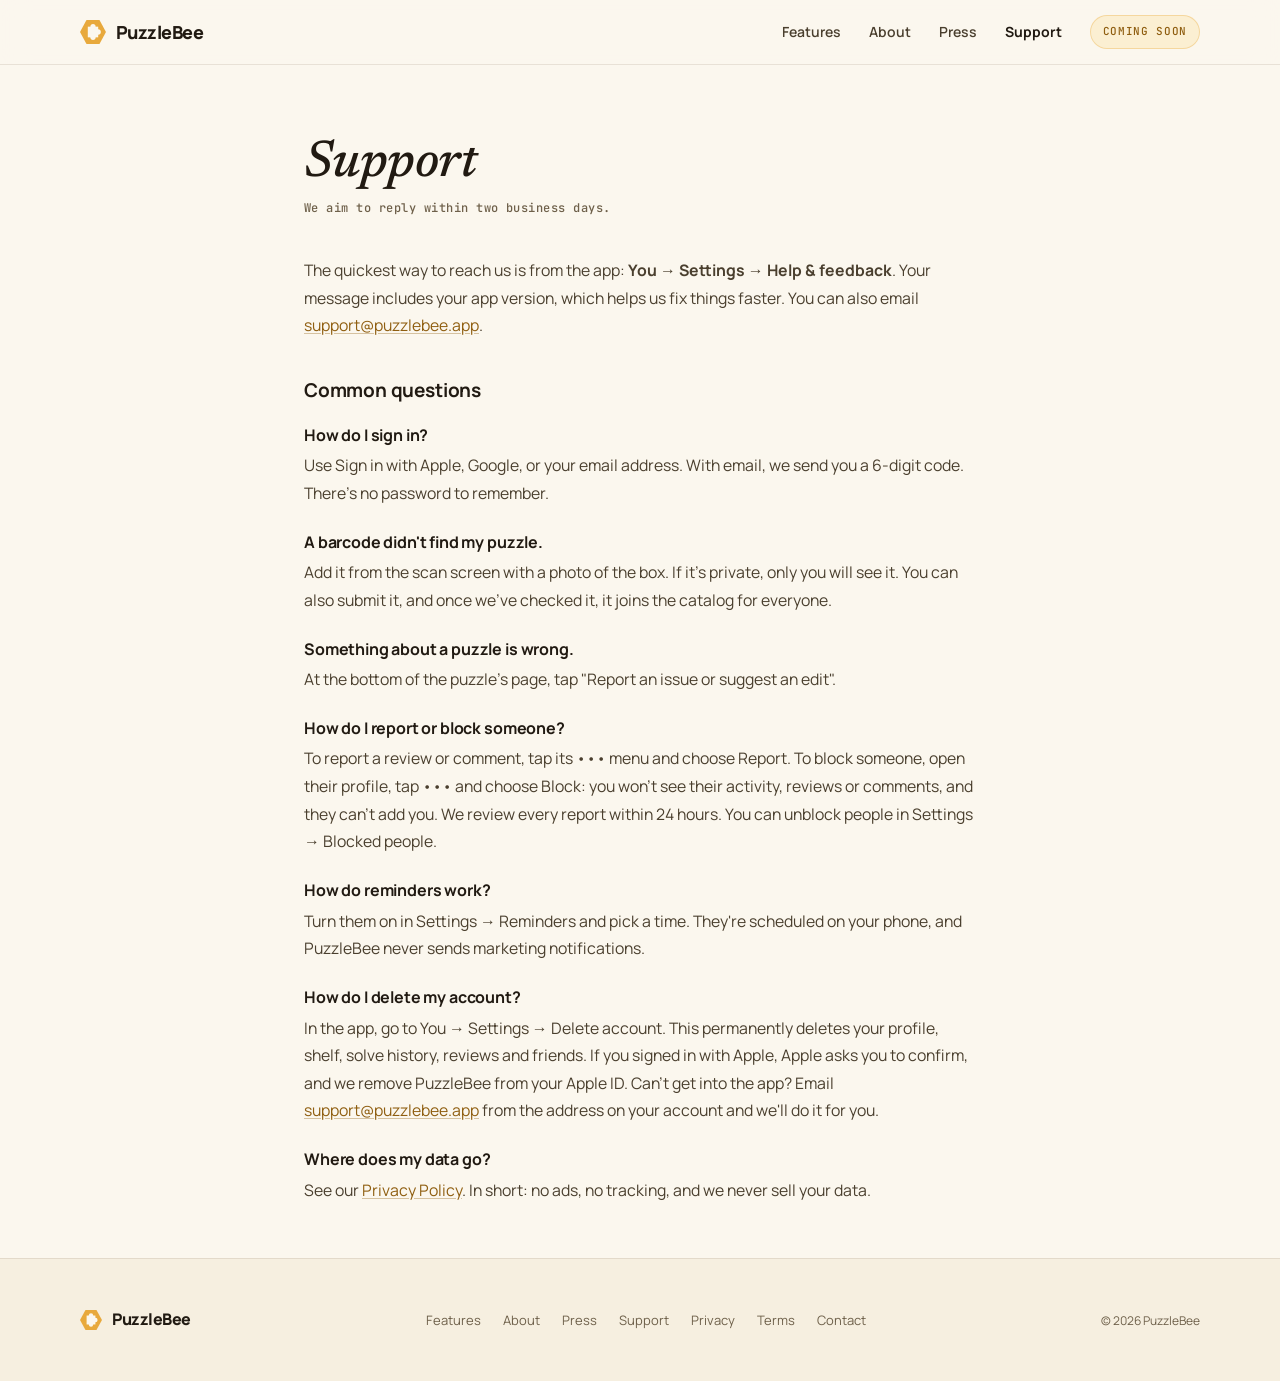
<file: support.html>
<!DOCTYPE html>
<html lang="en">
<head>
  <meta charset="UTF-8">
  <meta name="viewport" content="width=device-width, initial-scale=1.0">
  <title>Support · PuzzleBee</title>
  <meta name="description" content="Get help with PuzzleBee: sign-in, barcodes, reporting, reminders and deleting your account.">
  <link rel="canonical" href="https://puzzlebee.app/support.html">
  <meta name="theme-color" content="#FBF7EE">
  <link rel="icon" href="/favicon.ico" sizes="48x48">
  <link rel="icon" href="/favicon.svg" type="image/svg+xml">
  <link rel="apple-touch-icon" href="/apple-touch-icon.png">
  <link rel="manifest" href="/site.webmanifest">
  <link rel="preload" href="/assets/fonts/manrope-latin-wght-normal.woff2" as="font" type="font/woff2" crossorigin>
  <link rel="preload" href="/assets/fonts/newsreader-latin-500-italic.woff2" as="font" type="font/woff2" crossorigin>
  <meta property="og:type" content="website">
  <meta property="og:site_name" content="PuzzleBee">
  <meta property="og:url" content="https://puzzlebee.app/support.html">
  <meta property="og:title" content="Support · PuzzleBee">
  <meta property="og:description" content="Get help with PuzzleBee: sign-in, barcodes, reporting, reminders and deleting your account.">
  <meta property="og:image" content="https://puzzlebee.app/assets/img/og.png">
  <meta property="og:image:width" content="1200">
  <meta property="og:image:height" content="630">
  <meta property="og:image:alt" content="PuzzleBee on iPhone: a home for your jigsaw puzzles. Coming soon to the App Store.">
  <meta name="twitter:card" content="summary_large_image">
  <link rel="stylesheet" href="/assets/style.css">
  <style>
    .page-hero { padding: 72px 0 40px; }
  </style>
</head>
<body>

  <nav class="nav" aria-label="Main">
    <div class="nav__inner">
      <a href="/" class="wordmark"><img src="/assets/img/mark.svg" width="26" height="23" alt=""> PuzzleBee</a>
      <div class="nav__links">
        <a href="/features.html" class="nav__link--hide">Features</a>
        <a href="/about.html" class="nav__link--hide">About</a>
        <a href="/press.html" class="nav__link--hide">Press</a>
        <a href="/support.html" class="nav__link--hide" aria-current="page">Support</a>
        <span class="nav__soon">Coming soon</span>
      </div>
    </div>
  </nav>

    <section class="page-hero" style="border-top:none;">
    <div class="container--narrow prose">
      <h1>Support</h1>
      <p class="updated">We aim to reply within two business days.</p>

      <p>The quickest way to reach us is from the app: <strong>You → Settings → Help &amp; feedback</strong>. Your message includes your app version, which helps us fix things faster. You can also email <a href="mailto:support@puzzlebee.app">support@puzzlebee.app</a>.</p>

      <h2>Common questions</h2>

      <h3>How do I sign in?</h3>
      <p>Use Sign in with Apple, Google, or your email address. With email, we send you a 6-digit code. There's no password to remember.</p>

      <h3>A barcode didn't find my puzzle.</h3>
      <p>Add it from the scan screen with a photo of the box. If it's private, only you will see it. You can also submit it, and once we've checked it, it joins the catalog for everyone.</p>

      <h3>Something about a puzzle is wrong.</h3>
      <p>At the bottom of the puzzle's page, tap "Report an issue or suggest an edit".</p>

      <h3>How do I report or block someone?</h3>
      <p>To report a review or comment, tap its ••• menu and choose Report. To block someone, open their profile, tap ••• and choose Block: you won't see their activity, reviews or comments, and they can't add you. We review every report within 24 hours. You can unblock people in Settings → Blocked people.</p>

      <h3>How do reminders work?</h3>
      <p>Turn them on in Settings → Reminders and pick a time. They're scheduled on your phone, and PuzzleBee never sends marketing notifications.</p>

      <h3>How do I delete my account?</h3>
      <p>In the app, go to You → Settings → Delete account. This permanently deletes your profile, shelf, solve history, reviews and friends. If you signed in with Apple, Apple asks you to confirm, and we remove PuzzleBee from your Apple ID. Can't get into the app? Email <a href="mailto:support@puzzlebee.app">support@puzzlebee.app</a> from the address on your account and we'll do it for you.</p>

      <h3>Where does my data go?</h3>
      <p>See our <a href="/privacy.html">Privacy Policy</a>. In short: no ads, no tracking, and we never sell your data.</p>
    </div>
  </section>

  <footer class="footer">
    <div class="footer__inner">
      <a href="/" class="wordmark"><img src="/assets/img/mark.svg" width="22" height="20" alt=""> PuzzleBee</a>
      <nav class="footer__links" aria-label="Footer">
        <a href="/features.html">Features</a>
        <a href="/about.html">About</a>
        <a href="/press.html">Press</a>
        <a href="/support.html">Support</a>
        <a href="/privacy.html">Privacy</a>
        <a href="/terms.html">Terms</a>
        <a href="mailto:support@puzzlebee.app">Contact</a>
      </nav>
      <p class="footer__copy">© 2026 PuzzleBee</p>
    </div>
  </footer>

</body>
</html>
</file>
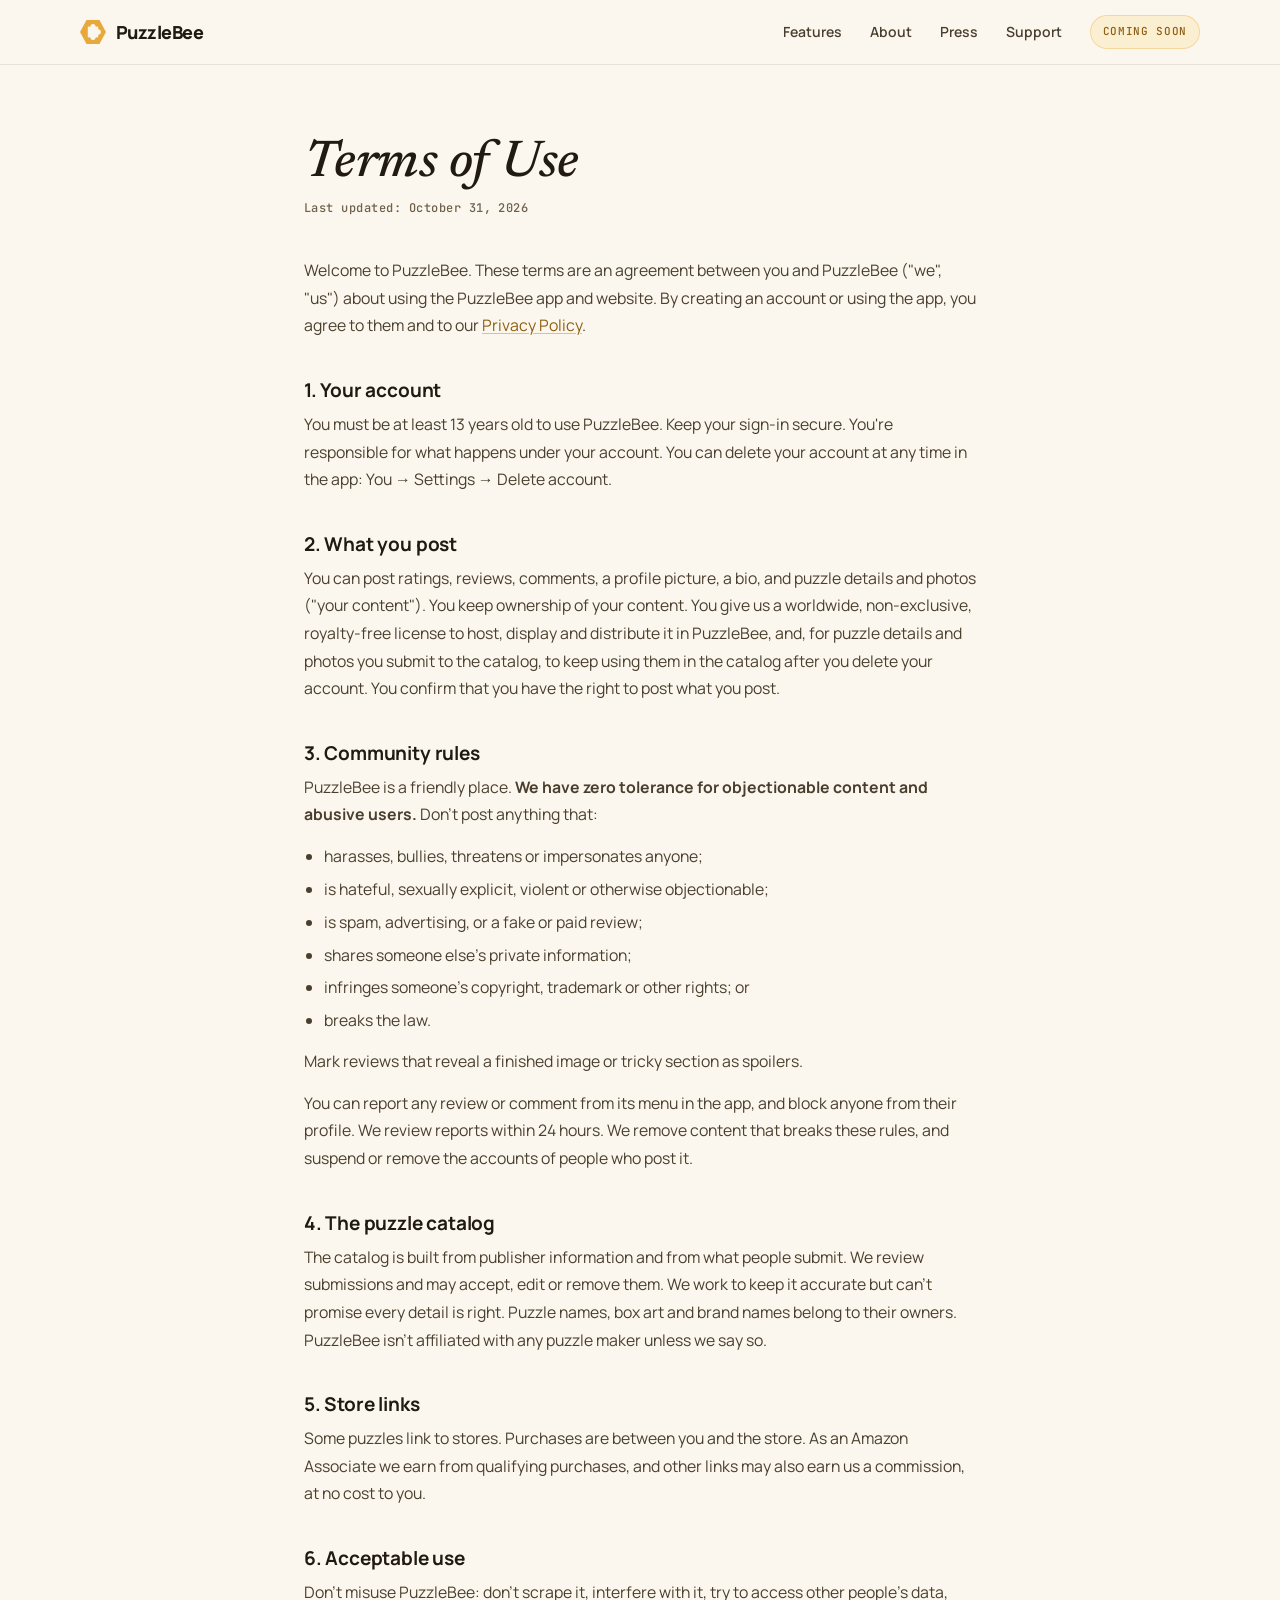
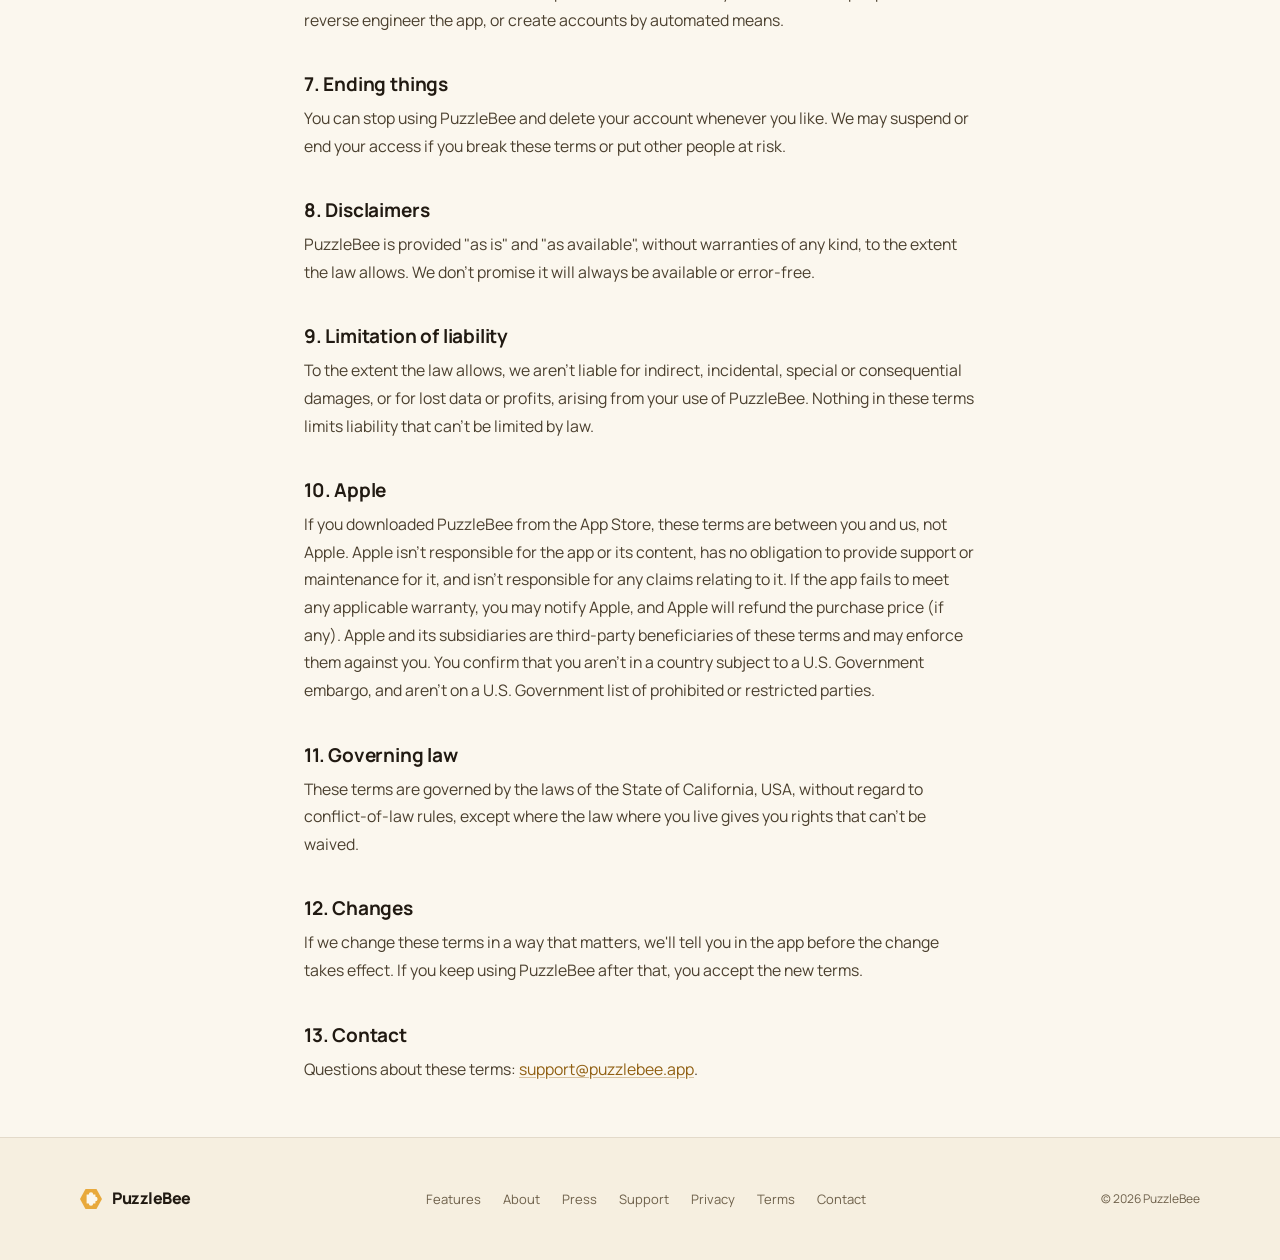
<file: terms.html>
<!DOCTYPE html>
<html lang="en">
<head>
  <meta charset="UTF-8">
  <meta name="viewport" content="width=device-width, initial-scale=1.0">
  <title>Terms of Use · PuzzleBee</title>
  <meta name="description" content="The terms for using PuzzleBee, including the community rules.">
  <link rel="canonical" href="https://puzzlebee.app/terms.html">
  <meta name="theme-color" content="#FBF7EE">
  <link rel="icon" href="/favicon.ico" sizes="48x48">
  <link rel="icon" href="/favicon.svg" type="image/svg+xml">
  <link rel="apple-touch-icon" href="/apple-touch-icon.png">
  <link rel="manifest" href="/site.webmanifest">
  <link rel="preload" href="/assets/fonts/manrope-latin-wght-normal.woff2" as="font" type="font/woff2" crossorigin>
  <link rel="preload" href="/assets/fonts/newsreader-latin-500-italic.woff2" as="font" type="font/woff2" crossorigin>
  <meta property="og:type" content="website">
  <meta property="og:site_name" content="PuzzleBee">
  <meta property="og:url" content="https://puzzlebee.app/terms.html">
  <meta property="og:title" content="Terms of Use · PuzzleBee">
  <meta property="og:description" content="The terms for using PuzzleBee, including the community rules.">
  <meta property="og:image" content="https://puzzlebee.app/assets/img/og.png">
  <meta property="og:image:width" content="1200">
  <meta property="og:image:height" content="630">
  <meta property="og:image:alt" content="PuzzleBee on iPhone: a home for your jigsaw puzzles. Coming soon to the App Store.">
  <meta name="twitter:card" content="summary_large_image">
  <link rel="stylesheet" href="/assets/style.css">
  <style>
    .page-hero { padding: 72px 0 40px; }
  </style>
</head>
<body>

  <nav class="nav" aria-label="Main">
    <div class="nav__inner">
      <a href="/" class="wordmark"><img src="/assets/img/mark.svg" width="26" height="23" alt=""> PuzzleBee</a>
      <div class="nav__links">
        <a href="/features.html" class="nav__link--hide">Features</a>
        <a href="/about.html" class="nav__link--hide">About</a>
        <a href="/press.html" class="nav__link--hide">Press</a>
        <a href="/support.html" class="nav__link--hide">Support</a>
        <span class="nav__soon">Coming soon</span>
      </div>
    </div>
  </nav>

    <section class="page-hero" style="border-top:none;">
    <div class="container--narrow prose">
      <h1>Terms of Use</h1>
      <p class="updated">Last updated: October 31, 2026</p>

      <p>Welcome to PuzzleBee. These terms are an agreement between you and PuzzleBee ("we", "us") about using the PuzzleBee app and website. By creating an account or using the app, you agree to them and to our <a href="/privacy.html">Privacy Policy</a>.</p>

      <h2>1. Your account</h2>
      <p>You must be at least 13 years old to use PuzzleBee. Keep your sign-in secure. You're responsible for what happens under your account. You can delete your account at any time in the app: You → Settings → Delete account.</p>

      <h2>2. What you post</h2>
      <p>You can post ratings, reviews, comments, a profile picture, a bio, and puzzle details and photos ("your content"). You keep ownership of your content. You give us a worldwide, non-exclusive, royalty-free license to host, display and distribute it in PuzzleBee, and, for puzzle details and photos you submit to the catalog, to keep using them in the catalog after you delete your account. You confirm that you have the right to post what you post.</p>

      <h2>3. Community rules</h2>
      <p>PuzzleBee is a friendly place. <strong>We have zero tolerance for objectionable content and abusive users.</strong> Don't post anything that:</p>
      <ul>
        <li>harasses, bullies, threatens or impersonates anyone;</li>
        <li>is hateful, sexually explicit, violent or otherwise objectionable;</li>
        <li>is spam, advertising, or a fake or paid review;</li>
        <li>shares someone else's private information;</li>
        <li>infringes someone's copyright, trademark or other rights; or</li>
        <li>breaks the law.</li>
      </ul>
      <p>Mark reviews that reveal a finished image or tricky section as spoilers.</p>
      <p>You can report any review or comment from its menu in the app, and block anyone from their profile. We review reports within 24 hours. We remove content that breaks these rules, and suspend or remove the accounts of people who post it.</p>

      <h2>4. The puzzle catalog</h2>
      <p>The catalog is built from publisher information and from what people submit. We review submissions and may accept, edit or remove them. We work to keep it accurate but can't promise every detail is right. Puzzle names, box art and brand names belong to their owners. PuzzleBee isn't affiliated with any puzzle maker unless we say so.</p>

      <h2>5. Store links</h2>
      <p>Some puzzles link to stores. Purchases are between you and the store. As an Amazon Associate we earn from qualifying purchases, and other links may also earn us a commission, at no cost to you.</p>

      <h2>6. Acceptable use</h2>
      <p>Don't misuse PuzzleBee: don't scrape it, interfere with it, try to access other people's data, reverse engineer the app, or create accounts by automated means.</p>

      <h2>7. Ending things</h2>
      <p>You can stop using PuzzleBee and delete your account whenever you like. We may suspend or end your access if you break these terms or put other people at risk.</p>

      <h2>8. Disclaimers</h2>
      <p>PuzzleBee is provided "as is" and "as available", without warranties of any kind, to the extent the law allows. We don't promise it will always be available or error-free.</p>

      <h2>9. Limitation of liability</h2>
      <p>To the extent the law allows, we aren't liable for indirect, incidental, special or consequential damages, or for lost data or profits, arising from your use of PuzzleBee. Nothing in these terms limits liability that can't be limited by law.</p>

      <h2>10. Apple</h2>
      <p>If you downloaded PuzzleBee from the App Store, these terms are between you and us, not Apple. Apple isn't responsible for the app or its content, has no obligation to provide support or maintenance for it, and isn't responsible for any claims relating to it. If the app fails to meet any applicable warranty, you may notify Apple, and Apple will refund the purchase price (if any). Apple and its subsidiaries are third-party beneficiaries of these terms and may enforce them against you. You confirm that you aren't in a country subject to a U.S. Government embargo, and aren't on a U.S. Government list of prohibited or restricted parties.</p>

      <h2>11. Governing law</h2>
      <p>These terms are governed by the laws of the State of California, USA, without regard to conflict-of-law rules, except where the law where you live gives you rights that can't be waived.</p>

      <h2>12. Changes</h2>
      <p>If we change these terms in a way that matters, we'll tell you in the app before the change takes effect. If you keep using PuzzleBee after that, you accept the new terms.</p>

      <h2>13. Contact</h2>
      <p>Questions about these terms: <a href="mailto:support@puzzlebee.app">support@puzzlebee.app</a>.</p>
    </div>
  </section>

  <footer class="footer">
    <div class="footer__inner">
      <a href="/" class="wordmark"><img src="/assets/img/mark.svg" width="22" height="20" alt=""> PuzzleBee</a>
      <nav class="footer__links" aria-label="Footer">
        <a href="/features.html">Features</a>
        <a href="/about.html">About</a>
        <a href="/press.html">Press</a>
        <a href="/support.html">Support</a>
        <a href="/privacy.html">Privacy</a>
        <a href="/terms.html">Terms</a>
        <a href="mailto:support@puzzlebee.app">Contact</a>
      </nav>
      <p class="footer__copy">© 2026 PuzzleBee</p>
    </div>
  </footer>

</body>
</html>
</file>
<file: assets/style.css>
/* PuzzleBee — shared marketing stylesheet.
   Colors and type match the app (puzzlebee/src/tokens.ts): Newsreader italic
   for display, Manrope for text, JetBrains Mono for small labels. The fonts are
   self-hosted (SIL Open Font License, see /assets/fonts/LICENSE.md) so the site
   makes no third-party requests. */

@font-face {
  font-family: 'Newsreader';
  font-style: italic; font-weight: 500; font-display: swap;
  src: url('/assets/fonts/newsreader-latin-500-italic.woff2') format('woff2');
}
@font-face {
  font-family: 'Manrope';
  font-style: normal; font-weight: 200 800; font-display: swap;
  src: url('/assets/fonts/manrope-latin-wght-normal.woff2') format('woff2-variations'),
       url('/assets/fonts/manrope-latin-wght-normal.woff2') format('woff2');
}
@font-face {
  font-family: 'JetBrains Mono';
  font-style: normal; font-weight: 500; font-display: swap;
  src: url('/assets/fonts/jetbrains-mono-latin-500-normal.woff2') format('woff2');
}

:root {
  color-scheme: light;
  --ink:        #211A12;
  --ink2:       #4A3F2E;
  --ink3:       #6E604A;   /* 5.3:1 on cream, passes WCAG AA */
  --ink4:       #B6A88B;   /* decoration only, never text */
  --cream:      #FBF7EE;
  --cream50:    #F6EFE0;
  --cream100:   #F1E8D3;
  --cream200:   #E6D9BC;
  --honey:      #E8A93C;
  --honey-deep: #8F5E10;   /* honey for text on cream */
  --honey-soft: #F4D58F;
  --honey-mist: #FBEFD2;
  --sage:       #7A8B6B;
  --border:     rgba(90,70,40,0.12);
  --radius:     16px;
  --radius-sm:  12px;
  --font-display: 'Newsreader', 'Iowan Old Style', Georgia, serif;
  --font-body:    'Manrope', -apple-system, BlinkMacSystemFont, 'Segoe UI', Helvetica, Arial, sans-serif;
  --font-mono:    'JetBrains Mono', ui-monospace, Menlo, monospace;
}

*, *::before, *::after { box-sizing: border-box; margin: 0; padding: 0; }

html { scroll-behavior: smooth; -webkit-text-size-adjust: 100%; }

body {
  font-family: var(--font-body);
  background: var(--cream);
  color: var(--ink);
  line-height: 1.6;
  -webkit-font-smoothing: antialiased;
  overflow-x: hidden;
}

img { max-width: 100%; height: auto; display: block; }

:focus-visible { outline: 2px solid var(--honey-deep); outline-offset: 3px; border-radius: 6px; }

/* ── Typography ── */
h1, h2 { font-family: var(--font-display); font-style: italic; font-weight: 500; letter-spacing: -0.01em; }
h1 { font-size: clamp(2.5rem, 6.5vw, 4.25rem); line-height: 1.04; }
h2 { font-size: clamp(1.875rem, 4vw, 2.75rem); line-height: 1.1; }
h3 { font-size: 1.125rem; font-weight: 700; letter-spacing: -0.01em; line-height: 1.35; }
p  { color: var(--ink2); }
a  { color: var(--honey-deep); text-decoration: none; }
a:hover { text-decoration: underline; }

/* ── Layout ── */
.container { max-width: 1120px; margin: 0 auto; padding: 0 24px; }
.container--narrow { max-width: 720px; margin: 0 auto; padding: 0 24px; }

section { padding: 96px 0; }
section + section { border-top: 1px solid var(--border); }

/* ── Nav ── */
.nav {
  position: sticky; top: 0; z-index: 100;
  background: rgba(251,247,238,0.9);
  -webkit-backdrop-filter: blur(14px); backdrop-filter: blur(14px);
  border-bottom: 1px solid var(--border);
  padding: 0 24px;
}
.nav__inner {
  max-width: 1120px; margin: 0 auto;
  display: flex; align-items: center; justify-content: space-between; gap: 16px;
  height: 64px;
}
.wordmark {
  display: inline-flex; align-items: center; gap: 10px;
  font-size: 1.125rem; font-weight: 800; letter-spacing: -0.03em;
  color: var(--ink); text-decoration: none;
}
.wordmark img { width: 26px; height: auto; }
.wordmark:hover { text-decoration: none; }
.nav__links { display: flex; align-items: center; gap: 28px; }
.nav__links a { font-size: 0.875rem; font-weight: 600; color: var(--ink2); }
.nav__links a:hover { color: var(--ink); text-decoration: none; }
.nav__links a[aria-current="page"] { color: var(--ink); font-weight: 700; }
.nav__soon {
  font-family: var(--font-mono); font-size: 0.6875rem; letter-spacing: 0.06em; text-transform: uppercase;
  background: var(--honey-mist); color: var(--honey-deep);
  border: 1px solid rgba(232,169,60,0.35);
  padding: 7px 12px; border-radius: 999px; white-space: nowrap;
}

/* ── Buttons ── */
.btn {
  display: inline-flex; align-items: center; justify-content: center; gap: 8px;
  font: 700 0.9375rem/1 var(--font-body);
  padding: 15px 26px; border-radius: 999px;
  cursor: pointer; text-decoration: none; border: none;
  transition: opacity 0.15s, transform 0.1s;
}
.btn:hover { opacity: 0.88; transform: translateY(-1px); text-decoration: none; }
.btn--honey { background: var(--honey); color: var(--ink); }
.btn--ink   { background: var(--ink); color: var(--cream); }
.btn--ghost { background: transparent; color: var(--ink); border: 1.5px solid var(--cream200); }

/* "Coming soon to the App Store". Not a link until the app is live; when it is,
   swap each for Apple's official badge pointing at apps.apple.com/app/id6776897922. */
.store-soon {
  display: inline-flex; flex-direction: column; align-items: flex-start; justify-content: center;
  min-height: 52px; padding: 9px 22px 10px;
  background: var(--ink); color: var(--cream);
  border-radius: 14px; cursor: default; user-select: none;
}
.store-soon__sub { font: 500 0.625rem/1.2 var(--font-mono); letter-spacing: 0.08em; text-transform: uppercase; color: var(--honey-soft); }
.store-soon__main { font-size: 1.125rem; font-weight: 700; line-height: 1.2; letter-spacing: -0.01em; }
.store-soon--light { background: var(--cream); color: var(--ink); }
.store-soon--light .store-soon__sub { color: var(--honey-deep); }
.store-note { font-size: 0.8125rem; color: var(--ink3); }

/* ── Labels ── */
.eyebrow {
  display: inline-block;
  font: 500 0.75rem/1.4 var(--font-mono); letter-spacing: 0.08em; text-transform: uppercase;
  color: var(--honey-deep); margin-bottom: 16px;
}
.section-title { margin-bottom: 16px; }
.section-body  { color: var(--ink2); font-size: 1.0625rem; line-height: 1.65; max-width: 560px; }
.center { text-align: center; }
.center .section-body { margin-left: auto; margin-right: auto; }

/* ── Cards ── */
.card {
  background: var(--cream50);
  border: 1px solid var(--border);
  border-radius: 20px;
  padding: 28px;
}

/* ── Feature rows: copy beside a phone ── */
.feature-row {
  display: grid; grid-template-columns: 1fr 1fr; gap: 72px; align-items: center;
}
.feature-row--flip .feature-row__visual { order: -1; }
.feature-row__text h2 { margin-bottom: 16px; }
.feature-row__text > p { font-size: 1.0625rem; line-height: 1.7; margin-bottom: 20px; }
.ticks { list-style: none; display: grid; gap: 12px; }
.ticks li { position: relative; padding-left: 30px; color: var(--ink2); font-size: 0.9375rem; line-height: 1.55; }
.ticks li::before {
  content: ''; position: absolute; left: 0; top: 3px; width: 18px; height: 18px;
  background: url('/assets/img/mark.svg') center / contain no-repeat;
}

/* A phone rising out of a warm card, cut off at the bottom like the store art */
.phone-stage {
  position: relative; overflow: hidden;
  border-radius: 28px;
  background: radial-gradient(120% 70% at 50% 0%, #FBE7B4 0%, #F6EBD3 45%, #F1E5CF 100%);
  border: 1px solid var(--border);
  padding: 48px 40px 0;
  display: flex; justify-content: center;
}
.phone-stage img { width: 100%; max-width: 320px; filter: drop-shadow(0 20px 40px rgba(60,40,10,0.14)); }

/* ── Footer ── */
.footer {
  background: var(--cream50);
  border-top: 1px solid var(--border);
  padding: 48px 24px;
}
.footer__inner {
  max-width: 1120px; margin: 0 auto;
  display: flex; flex-wrap: wrap; align-items: center; justify-content: space-between; gap: 20px;
}
.footer .wordmark { font-size: 1rem; }
.footer .wordmark img { width: 22px; }
.footer__links { display: flex; flex-wrap: wrap; gap: 8px 22px; }
.footer__links a { font-size: 0.8125rem; color: var(--ink3); }
.footer__links a:hover { color: var(--ink); text-decoration: none; }
.footer__copy { font-size: 0.75rem; color: var(--ink3); }

/* ── Prose (legal and support pages) ── */
.page-hero { padding: 80px 0 48px; }
.prose h1 { margin-bottom: 8px; font-size: clamp(2.25rem, 6vw, 3.25rem); }
.prose .updated { font: 500 0.75rem/1.5 var(--font-mono); letter-spacing: 0.04em; color: var(--ink3); margin-bottom: 40px; }
.prose h2 { font-family: var(--font-body); font-style: normal; font-size: 1.1875rem; font-weight: 700; letter-spacing: -0.01em; margin: 40px 0 10px; }
.prose h3 { font-size: 1rem; font-weight: 700; margin: 24px 0 6px; }
.prose p  { margin-bottom: 14px; font-size: 0.9875rem; line-height: 1.75; }
.prose ul { padding-left: 20px; margin-bottom: 14px; color: var(--ink2); }
.prose ul li { margin-bottom: 6px; font-size: 0.9875rem; line-height: 1.7; }
.prose a { text-decoration: underline; text-decoration-color: rgba(143,94,16,0.35); text-underline-offset: 2px; }

/* ── Responsive ── */
@media (max-width: 860px) {
  .feature-row { grid-template-columns: 1fr; gap: 40px; }
  .feature-row--flip .feature-row__visual { order: 0; }
}
@media (max-width: 640px) {
  section { padding: 64px 0; }
  .container, .container--narrow { padding: 0 16px; }
  .nav { padding: 0 16px; }
  .nav__links { gap: 16px; }
  .nav__links .nav__link--hide { display: none; }
  .footer { padding: 40px 16px; }
  .page-hero { padding: 56px 0 32px; }
  .phone-stage { padding: 32px 28px 0; border-radius: 22px; }
}
@media (prefers-reduced-motion: reduce) {
  html { scroll-behavior: auto; }
  *, *::before, *::after { animation: none !important; transition: none !important; }
}
</file>
